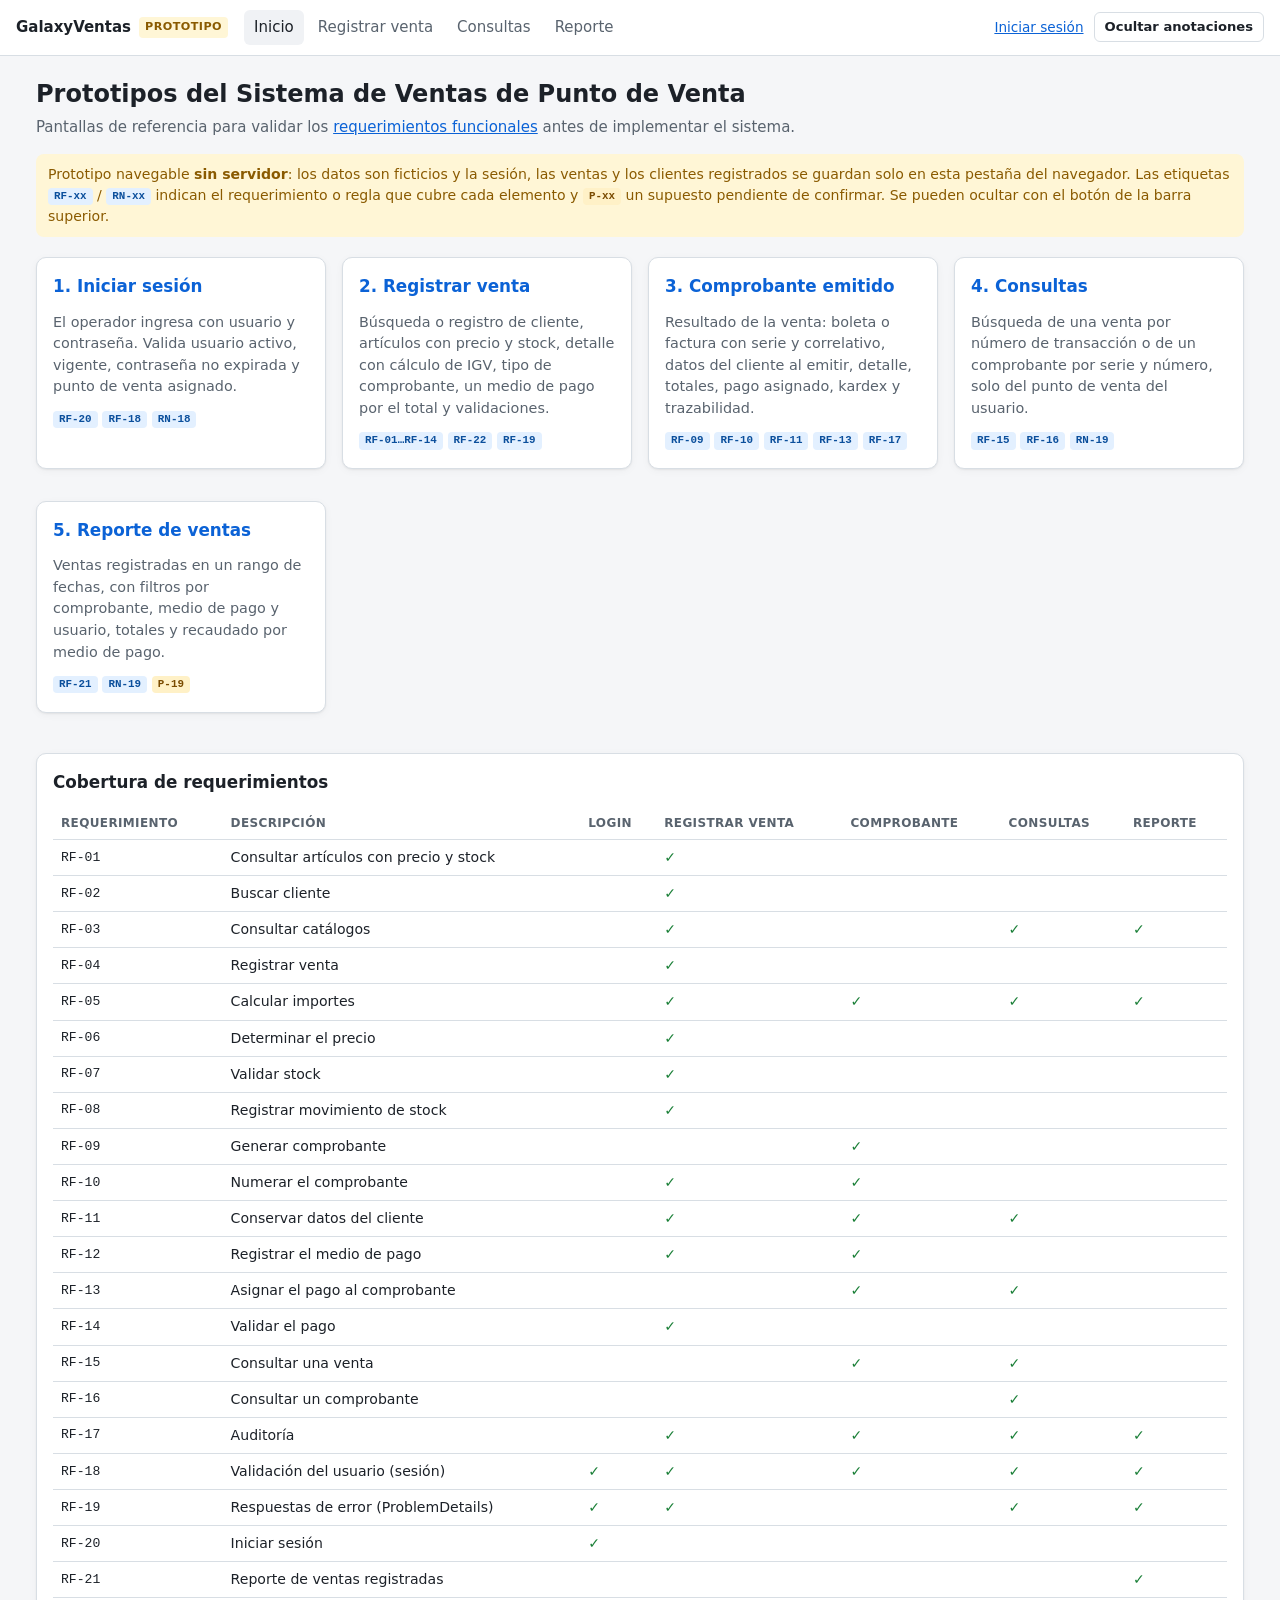
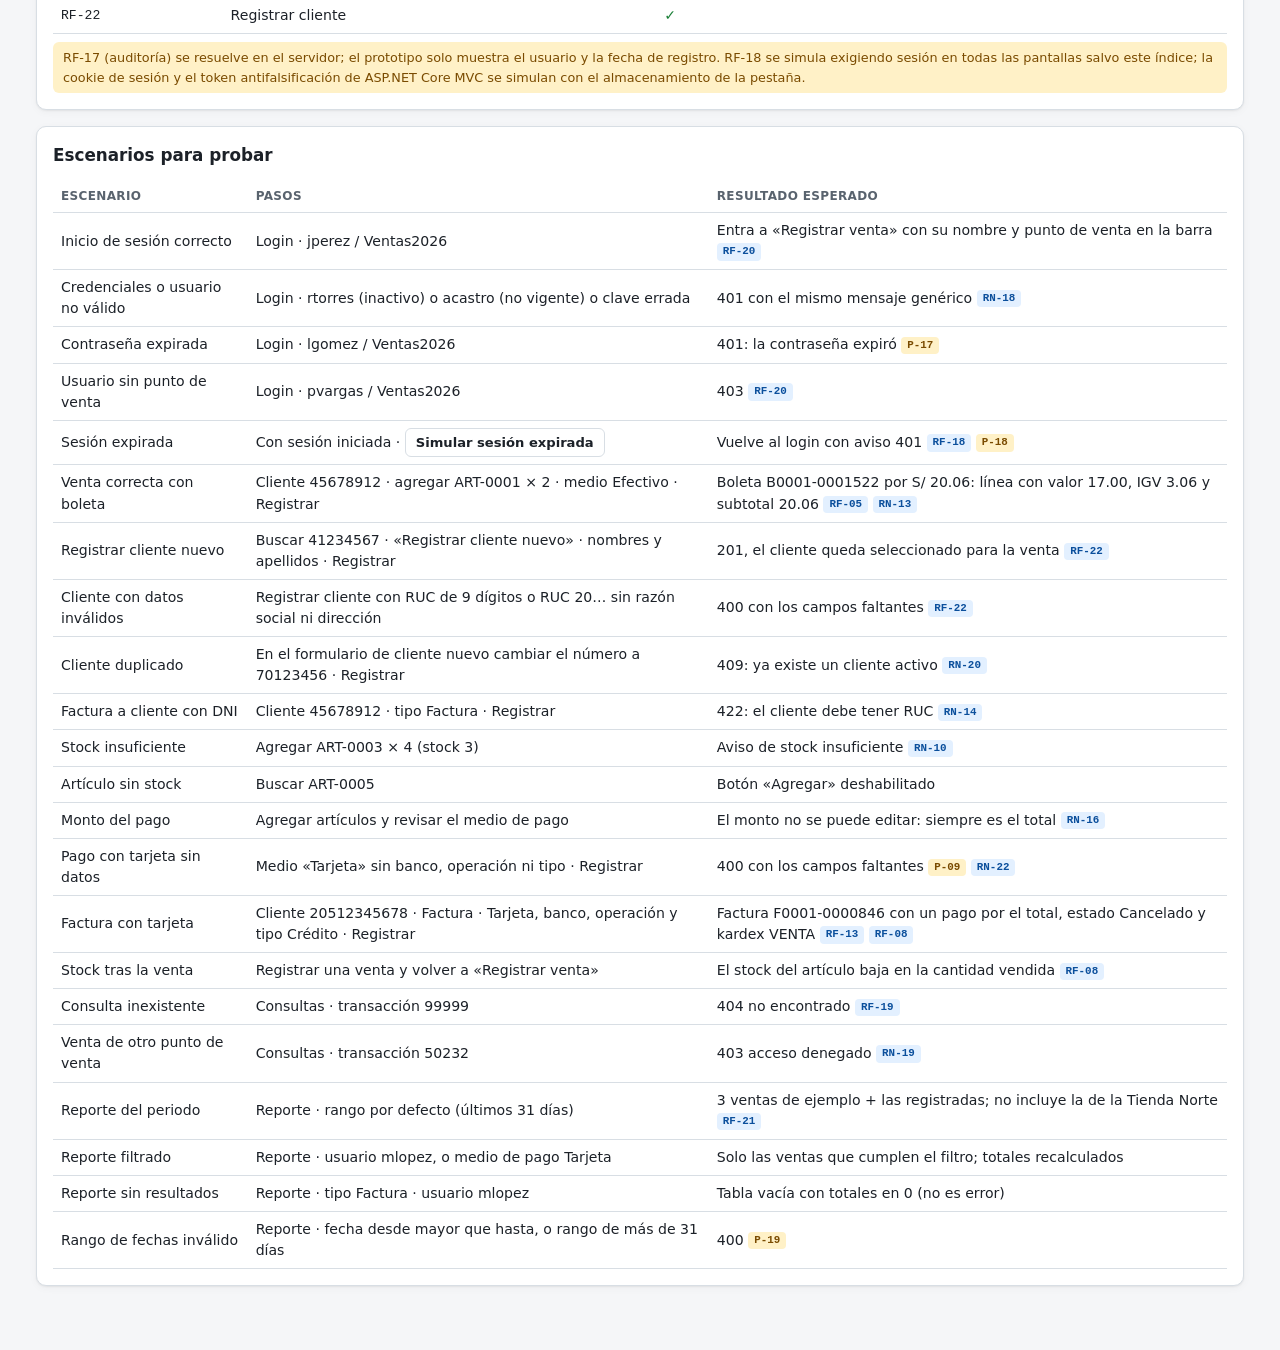
<file: Docs/prototipos/index.html>
<!doctype html>
<html lang="es">
<head>
  <meta charset="utf-8">
  <meta name="viewport" content="width=device-width, initial-scale=1">
  <title>Prototipos GalaxyVentas</title>
  <link rel="stylesheet" href="assets/estilos.css">
</head>
<body data-pagina="indice">
  <header class="barra">
    <a class="marca" href="index.html">GalaxyVentas <span class="tag-proto">Prototipo</span></a>
    <nav>
      <a href="index.html" aria-current="page">Inicio</a>
      <a href="registrar-venta.html">Registrar venta</a>
      <a href="consultas.html">Consultas</a>
      <a href="reporte.html">Reporte</a>
    </nav>
    <div class="sesion">
      <span id="sesion-info"></span>
      <button id="toggle-anot" class="btn btn-sec btn-sm" type="button">Ocultar anotaciones</button>
    </div>
  </header>

  <main class="contenedor">
    <div class="titulo-pagina">
      <h1>Prototipos del Sistema de Ventas de Punto de Venta</h1>
      <p class="sub">Pantallas de referencia para validar los <a href="../requerimientos-funcionales.md">requerimientos funcionales</a> antes de implementar el sistema.</p>
    </div>

    <div class="aviso aviso-warn" style="margin:0 0 20px">
      Prototipo navegable <b>sin servidor</b>: los datos son ficticios y la sesión, las ventas y los clientes registrados se guardan solo en esta pestaña del navegador.
      Las etiquetas <span class="rf">RF-xx</span> / <span class="rf">RN-xx</span> indican el requerimiento o regla que cubre cada elemento y
      <span class="p">P-xx</span> un supuesto pendiente de confirmar. Se pueden ocultar con el botón de la barra superior.
    </div>

    <div class="tarjetas-indice">
      <a class="tarjeta tarjeta-link" href="login.html">
        <h2>1. Iniciar sesión</h2>
        <p>El operador ingresa con usuario y contraseña. Valida usuario activo, vigente, contraseña no expirada y punto de venta asignado.</p>
        <span class="rf">RF-20</span> <span class="rf">RF-18</span> <span class="rf">RN-18</span>
      </a>
      <a class="tarjeta tarjeta-link" href="registrar-venta.html">
        <h2>2. Registrar venta</h2>
        <p>Búsqueda o registro de cliente, artículos con precio y stock, detalle con cálculo de IGV, tipo de comprobante, un medio de pago por el total y validaciones.</p>
        <span class="rf">RF-01…RF-14</span> <span class="rf">RF-22</span> <span class="rf">RF-19</span>
      </a>
      <a class="tarjeta tarjeta-link" href="comprobante.html">
        <h2>3. Comprobante emitido</h2>
        <p>Resultado de la venta: boleta o factura con serie y correlativo, datos del cliente al emitir, detalle, totales, pago asignado, kardex y trazabilidad.</p>
        <span class="rf">RF-09</span> <span class="rf">RF-10</span> <span class="rf">RF-11</span> <span class="rf">RF-13</span> <span class="rf">RF-17</span>
      </a>
      <a class="tarjeta tarjeta-link" href="consultas.html">
        <h2>4. Consultas</h2>
        <p>Búsqueda de una venta por número de transacción o de un comprobante por serie y número, solo del punto de venta del usuario.</p>
        <span class="rf">RF-15</span> <span class="rf">RF-16</span> <span class="rf">RN-19</span>
      </a>
      <a class="tarjeta tarjeta-link" href="reporte.html">
        <h2>5. Reporte de ventas</h2>
        <p>Ventas registradas en un rango de fechas, con filtros por comprobante, medio de pago y usuario, totales y recaudado por medio de pago.</p>
        <span class="rf">RF-21</span> <span class="rf">RN-19</span> <span class="p">P-19</span>
      </a>
    </div>

    <section class="tarjeta">
      <h2>Cobertura de requerimientos</h2>
      <div class="tabla-scroll">
        <table class="tabla">
          <thead>
            <tr><th>Requerimiento</th><th>Descripción</th><th>Login</th><th>Registrar venta</th><th>Comprobante</th><th>Consultas</th><th>Reporte</th></tr>
          </thead>
          <tbody id="tbody-cobertura"></tbody>
        </table>
      </div>
      <p class="nota-proto">RF-17 (auditoría) se resuelve en el servidor; el prototipo solo muestra el usuario y la fecha de registro. RF-18 se simula exigiendo sesión en todas las pantallas salvo este índice; la cookie de sesión y el token antifalsificación de ASP.NET Core MVC se simulan con el almacenamiento de la pestaña.</p>
    </section>

    <section class="tarjeta">
      <h2>Escenarios para probar</h2>
      <div class="tabla-scroll">
        <table class="tabla">
          <thead><tr><th>Escenario</th><th>Pasos</th><th>Resultado esperado</th></tr></thead>
          <tbody>
            <tr><td>Inicio de sesión correcto</td><td>Login · jperez / Ventas2026</td><td>Entra a «Registrar venta» con su nombre y punto de venta en la barra <span class="rf">RF-20</span></td></tr>
            <tr><td>Credenciales o usuario no válido</td><td>Login · rtorres (inactivo) o acastro (no vigente) o clave errada</td><td>401 con el mismo mensaje genérico <span class="rf">RN-18</span></td></tr>
            <tr><td>Contraseña expirada</td><td>Login · lgomez / Ventas2026</td><td>401: la contraseña expiró <span class="p">P-17</span></td></tr>
            <tr><td>Usuario sin punto de venta</td><td>Login · pvargas / Ventas2026</td><td>403 <span class="rf">RF-20</span></td></tr>
            <tr><td>Sesión expirada</td><td>Con sesión iniciada · <button id="btn-expirar" class="btn btn-sec btn-sm" type="button">Simular sesión expirada</button></td><td>Vuelve al login con aviso 401 <span class="rf">RF-18</span> <span class="p">P-18</span></td></tr>
            <tr><td>Venta correcta con boleta</td><td>Cliente 45678912 · agregar ART-0001 × 2 · medio Efectivo · Registrar</td><td>Boleta B0001-0001522 por S/ 20.06: línea con valor 17.00, IGV 3.06 y subtotal 20.06 <span class="rf">RF-05</span> <span class="rf">RN-13</span></td></tr>
            <tr><td>Registrar cliente nuevo</td><td>Buscar 41234567 · «Registrar cliente nuevo» · nombres y apellidos · Registrar</td><td>201, el cliente queda seleccionado para la venta <span class="rf">RF-22</span></td></tr>
            <tr><td>Cliente con datos inválidos</td><td>Registrar cliente con RUC de 9 dígitos o RUC 20… sin razón social ni dirección</td><td>400 con los campos faltantes <span class="rf">RF-22</span></td></tr>
            <tr><td>Cliente duplicado</td><td>En el formulario de cliente nuevo cambiar el número a 70123456 · Registrar</td><td>409: ya existe un cliente activo <span class="rf">RN-20</span></td></tr>
            <tr><td>Factura a cliente con DNI</td><td>Cliente 45678912 · tipo Factura · Registrar</td><td>422: el cliente debe tener RUC <span class="rf">RN-14</span></td></tr>
            <tr><td>Stock insuficiente</td><td>Agregar ART-0003 × 4 (stock 3)</td><td>Aviso de stock insuficiente <span class="rf">RN-10</span></td></tr>
            <tr><td>Artículo sin stock</td><td>Buscar ART-0005</td><td>Botón «Agregar» deshabilitado</td></tr>
            <tr><td>Monto del pago</td><td>Agregar artículos y revisar el medio de pago</td><td>El monto no se puede editar: siempre es el total <span class="rf">RN-16</span></td></tr>
            <tr><td>Pago con tarjeta sin datos</td><td>Medio «Tarjeta» sin banco, operación ni tipo · Registrar</td><td>400 con los campos faltantes <span class="p">P-09</span> <span class="rf">RN-22</span></td></tr>
            <tr><td>Factura con tarjeta</td><td>Cliente 20512345678 · Factura · Tarjeta, banco, operación y tipo Crédito · Registrar</td><td>Factura F0001-0000846 con un pago por el total, estado Cancelado y kardex VENTA <span class="rf">RF-13</span> <span class="rf">RF-08</span></td></tr>
            <tr><td>Stock tras la venta</td><td>Registrar una venta y volver a «Registrar venta»</td><td>El stock del artículo baja en la cantidad vendida <span class="rf">RF-08</span></td></tr>
            <tr><td>Consulta inexistente</td><td>Consultas · transacción 99999</td><td>404 no encontrado <span class="rf">RF-19</span></td></tr>
            <tr><td>Venta de otro punto de venta</td><td>Consultas · transacción 50232</td><td>403 acceso denegado <span class="rf">RN-19</span></td></tr>
            <tr><td>Reporte del periodo</td><td>Reporte · rango por defecto (últimos 31 días)</td><td>3 ventas de ejemplo + las registradas; no incluye la de la Tienda Norte <span class="rf">RF-21</span></td></tr>
            <tr><td>Reporte filtrado</td><td>Reporte · usuario mlopez, o medio de pago Tarjeta</td><td>Solo las ventas que cumplen el filtro; totales recalculados</td></tr>
            <tr><td>Reporte sin resultados</td><td>Reporte · tipo Factura · usuario mlopez</td><td>Tabla vacía con totales en 0 (no es error)</td></tr>
            <tr><td>Rango de fechas inválido</td><td>Reporte · fecha desde mayor que hasta, o rango de más de 31 días</td><td>400 <span class="p">P-19</span></td></tr>
          </tbody>
        </table>
      </div>
    </section>
  </main>

  <script src="assets/comun.js"></script>
  <script>
    const ok = '<span class="marca-ok" aria-label="Sí">✓</span>';
    // [código, descripción, login, registrar venta, comprobante, consultas, reporte]
    const cobertura = [
      ['RF-01', 'Consultar artículos con precio y stock', 0, 1, 0, 0, 0],
      ['RF-02', 'Buscar cliente', 0, 1, 0, 0, 0],
      ['RF-03', 'Consultar catálogos', 0, 1, 0, 1, 1],
      ['RF-04', 'Registrar venta', 0, 1, 0, 0, 0],
      ['RF-05', 'Calcular importes', 0, 1, 1, 1, 1],
      ['RF-06', 'Determinar el precio', 0, 1, 0, 0, 0],
      ['RF-07', 'Validar stock', 0, 1, 0, 0, 0],
      ['RF-08', 'Registrar movimiento de stock', 0, 1, 0, 0, 0],
      ['RF-09', 'Generar comprobante', 0, 0, 1, 0, 0],
      ['RF-10', 'Numerar el comprobante', 0, 1, 1, 0, 0],
      ['RF-11', 'Conservar datos del cliente', 0, 1, 1, 1, 0],
      ['RF-12', 'Registrar el medio de pago', 0, 1, 1, 0, 0],
      ['RF-13', 'Asignar el pago al comprobante', 0, 0, 1, 1, 0],
      ['RF-14', 'Validar el pago', 0, 1, 0, 0, 0],
      ['RF-15', 'Consultar una venta', 0, 0, 1, 1, 0],
      ['RF-16', 'Consultar un comprobante', 0, 0, 0, 1, 0],
      ['RF-17', 'Auditoría', 0, 1, 1, 1, 1],
      ['RF-18', 'Validación del usuario (sesión)', 1, 1, 1, 1, 1],
      ['RF-19', 'Respuestas de error (ProblemDetails)', 1, 1, 0, 1, 1],
      ['RF-20', 'Iniciar sesión', 1, 0, 0, 0, 0],
      ['RF-21', 'Reporte de ventas registradas', 0, 0, 0, 0, 1],
      ['RF-22', 'Registrar cliente', 0, 1, 0, 0, 0]
    ];
    document.getElementById('tbody-cobertura').innerHTML = cobertura.map(([rf, desc, ...pantallas]) => `<tr>
        <td class="codigo">${rf}</td><td>${desc}</td>
        ${pantallas.map(x => `<td>${x ? ok : ''}</td>`).join('')}
      </tr>`).join('');

    // Escenario «Sesión expirada»: vence la sesión actual y abre una pantalla protegida
    document.getElementById('btn-expirar').addEventListener('click', () => {
      const s = sesion.leer('sesionUsuario', null);
      if (s) sesion.guardar('sesionUsuario', { ...s, expira: new Date(Date.now() - 1000).toISOString() });
      location.href = 'registrar-venta.html';
    });
  </script>
</body>
</html>
</file>
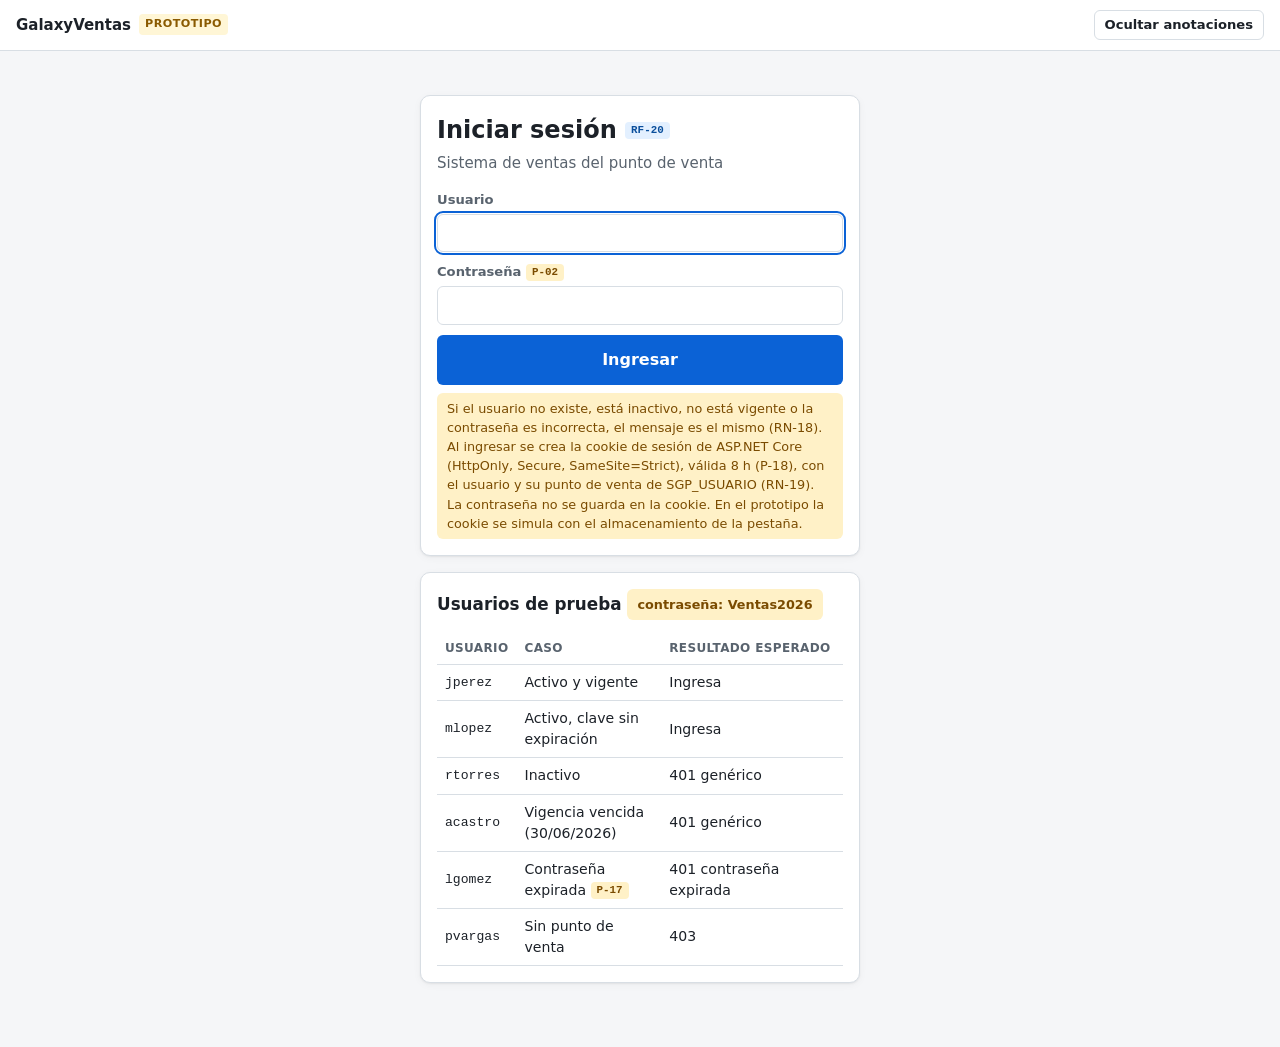
<file: Docs/prototipos/comprobante.html>
<!doctype html>
<html lang="es">
<head>
  <meta charset="utf-8">
  <meta name="viewport" content="width=device-width, initial-scale=1">
  <title>Comprobante emitido</title>
  <link rel="stylesheet" href="assets/estilos.css">
</head>
<body>
  <header class="barra">
    <a class="marca" href="index.html">GalaxyVentas <span class="tag-proto">Prototipo</span></a>
    <nav>
      <a href="index.html">Inicio</a>
      <a href="registrar-venta.html">Registrar venta</a>
      <a href="consultas.html">Consultas</a>
      <a href="reporte.html">Reporte</a>
    </nav>
    <div class="sesion">
      <span id="sesion-info"></span>
      <button id="toggle-anot" class="btn btn-sec btn-sm" type="button">Ocultar anotaciones</button>
    </div>
  </header>

  <main class="contenedor">
    <div id="aviso-nuevo"></div>
    <div id="doc"></div>
  </main>

  <script src="assets/comun.js"></script>
  <script>
    const params = new URLSearchParams(location.search);
    const ventas = ventasDelPuntoVenta(); // RN-19: una venta de otro punto de venta no se muestra
    const t = Number(params.get('t'));
    const v = ventas.find(x => x.numCodTransaccion === t) || ventas[ventas.length - 1];
    const c = v.comprobante;

    if (params.get('nuevo')) {
      document.getElementById('aviso-nuevo').innerHTML = `
        <div class="aviso aviso-ok" style="max-width:860px;margin:0 auto 16px">
          <b>201 · Venta registrada.</b> Transacción N.º ${v.numCodTransaccion}, comprobante ${c.numeroCompleto}.
          Stock y correlativo actualizados en la misma transacción <span class="rf">RN-15</span>
        </div>`;
    }

    const filasDetalle = v.lineas.map(l => `<tr>
        <td>${l.linea}</td>
        <td class="codigo">${l.codigo}</td>
        <td>${esc(l.descripcion)}</td>
        <td>${l.unidad}</td>
        <td class="num">${l.cantidad}</td>
        <td class="num">${fmt2(l.precio)}</td>
        <td class="num">${fmt2(l.bruto)}</td>
        <td class="num">${fmt2(l.igv)}</td>
        <td class="num">${fmt2(l.subTotal)}</td>
      </tr>`).join('');

        const p = v.pago; // un solo medio de pago por el total (RN-16)
    const filaPago = `<tr>
        <td>${descCatalogo('mediosPago', p.medio)}</td>
        <td>${p.banco ? esc(descBanco(p.banco)) : '—'}</td>
        <td>${p.operacion ? esc(p.operacion) : '—'}</td>
        <td>${p.tipoTarjeta ? descCatalogo('tiposTarjeta', p.tipoTarjeta) : '—'}</td>
        <td class="num">${fmt2(p.monto)}</td>
      </tr>`;

    document.getElementById('doc').innerHTML = `
      <article class="tarjeta doc">
        <div class="doc-cab">
          <div class="doc-emisor">
            <h2>GalaxyVentas</h2>
            <p>${esc(v.puntoVenta.descripcion)} · Punto de venta ${v.puntoVenta.codigo}</p>
            <p>Zona de venta ${esc(v.puntoVenta.zonaVenta)}</p>
          </div>
          <div class="doc-numero">
            <div class="tipo">${c.tipoDescripcion} de venta</div>
            <div class="serie">${c.numeroCompleto}</div>
            <div><span class="rf">RF-10</span> <span class="p">P-14</span></div>
          </div>
        </div>

        <div class="doc-datos">
          <div><span>Cliente <i class="rf">RF-11</i></span>${esc(v.cliente.nombre)}</div>
          <div><span>Documento</span>${esc(v.cliente.tipoDoc)} ${esc(v.cliente.numDoc)}</div>
          <div><span>Dirección</span>${esc(v.cliente.direccion)}</div>
          <div><span>Fecha de emisión</span>${fechaHora(new Date(c.fecha))}</div>
          <div><span>Forma de pago</span>${descCatalogo('formasPago', c.formaPago)}</div>
          <div><span>Moneda</span>${DATOS.moneda.descripcion} (${DATOS.moneda.codigo}) <i class="rf">RN-21</i></div>
          <div><span>Estado <i class="rf">RF-09</i></span><span class="chip" style="display:inline-block;text-transform:none;letter-spacing:0;font-size:.75rem">Cancelado</span></div>
        </div>

        <h3>Detalle <span class="rf">RF-09</span> <span class="p">P-11</span></h3>
        <div class="tabla-scroll">
          <table class="tabla">
            <thead><tr>
              <th>Ítem</th><th>Código</th><th>Descripción</th><th>Und.</th>
              <th class="num">Cant.</th><th class="num">P. unit.</th><th class="num">Valor venta</th><th class="num">IGV</th><th class="num">Subtotal (con IGV)</th>
            </tr></thead>
            <tbody>${filasDetalle}</tbody>
          </table>
        </div>

        <div class="resumen doc-totales" style="margin-top:14px">
          <dl>
            <dt>Op. gravada <i class="rf">RN-04</i></dt><dd>${fmt(v.totales.subTotal)}</dd>
            <dt>Descuentos <i class="p">P-03</i></dt><dd>${fmt(v.totales.descuento)}</dd>
            <dt>IGV (18%)</dt><dd>${fmt(v.totales.igv)}</dd>
            <dt class="total">Importe total</dt><dd class="total">${fmt(v.totales.total)}</dd>
          </dl>
        </div>

        <h3>Medio de pago <span class="rf">RF-12</span> <span class="rf">RF-13</span></h3>
        <div class="tabla-scroll">
          <table class="tabla">
            <thead><tr>
              <th>Medio</th><th>Banco</th><th>N.º operación</th><th>Tarjeta</th><th class="num">Monto asignado</th>
            </tr></thead>
            <tbody>${filaPago}</tbody>
            <tfoot><tr><td colspan="4">Monto pagado (numMontoPagado) <span class="p">P-22</span></td><td class="num">${fmt2(c.montoPagado)}</td></tr></tfoot>
          </table>
        </div>

        <h3>Trazabilidad <span class="rf">RF-15</span> <span class="rf">RF-17</span></h3>
        <dl class="ficha">
          <dt>Transacción</dt><dd><a href="consultas.html?t=${v.numCodTransaccion}">N.º ${v.numCodTransaccion}</a></dd>
          <dt>Código de comprobante</dt><dd class="codigo">${c.numCodComprobante} (también en la cabecera de la venta)</dd>
          <dt>Ítems ↔ líneas</dt><dd>${c.movimientos.map(m => `ítem ${m.item} ↔ línea ${m.linea}`).join(' · ')} <span class="p">P-04</span></dd>
          <dt>Kardex <i class="rf">RF-08</i></dt><dd>${v.kardex.map(k => `${k.codigo} ${k.tipo} ${k.cantidad}`).join(' · ')}</dd>
          <dt>Canal / almacén / tipo de orden</dt><dd>${v.canal.codigo} · ${v.almacen.codigo} · ${v.tipoOrden.codigo}</dd>
          <dt>Registrado por</dt><dd>${esc(v.usuario)} el ${fechaHora(new Date(v.fecha))}</dd>
        </dl>

        <div class="acciones">
          <a class="btn" href="registrar-venta.html">Nueva venta</a>
          <a class="btn btn-sec" href="consultas.html?t=${v.numCodTransaccion}">Ver en consultas</a>
          <a class="btn btn-sec" href="reporte.html">Reporte de ventas</a>
          <button class="btn btn-sec" type="button" onclick="window.print()">Imprimir vista</button>
        </div>
        <p class="nota-proto">Los importes se graban con 4 decimales y el comprobante los muestra redondeados a 2 (P-11). La impresión física y el envío a SUNAT están fuera del alcance de la versión 1; el botón solo imprime esta vista.</p>
      </article>`;
  </script>
</body>
</html>
</file>
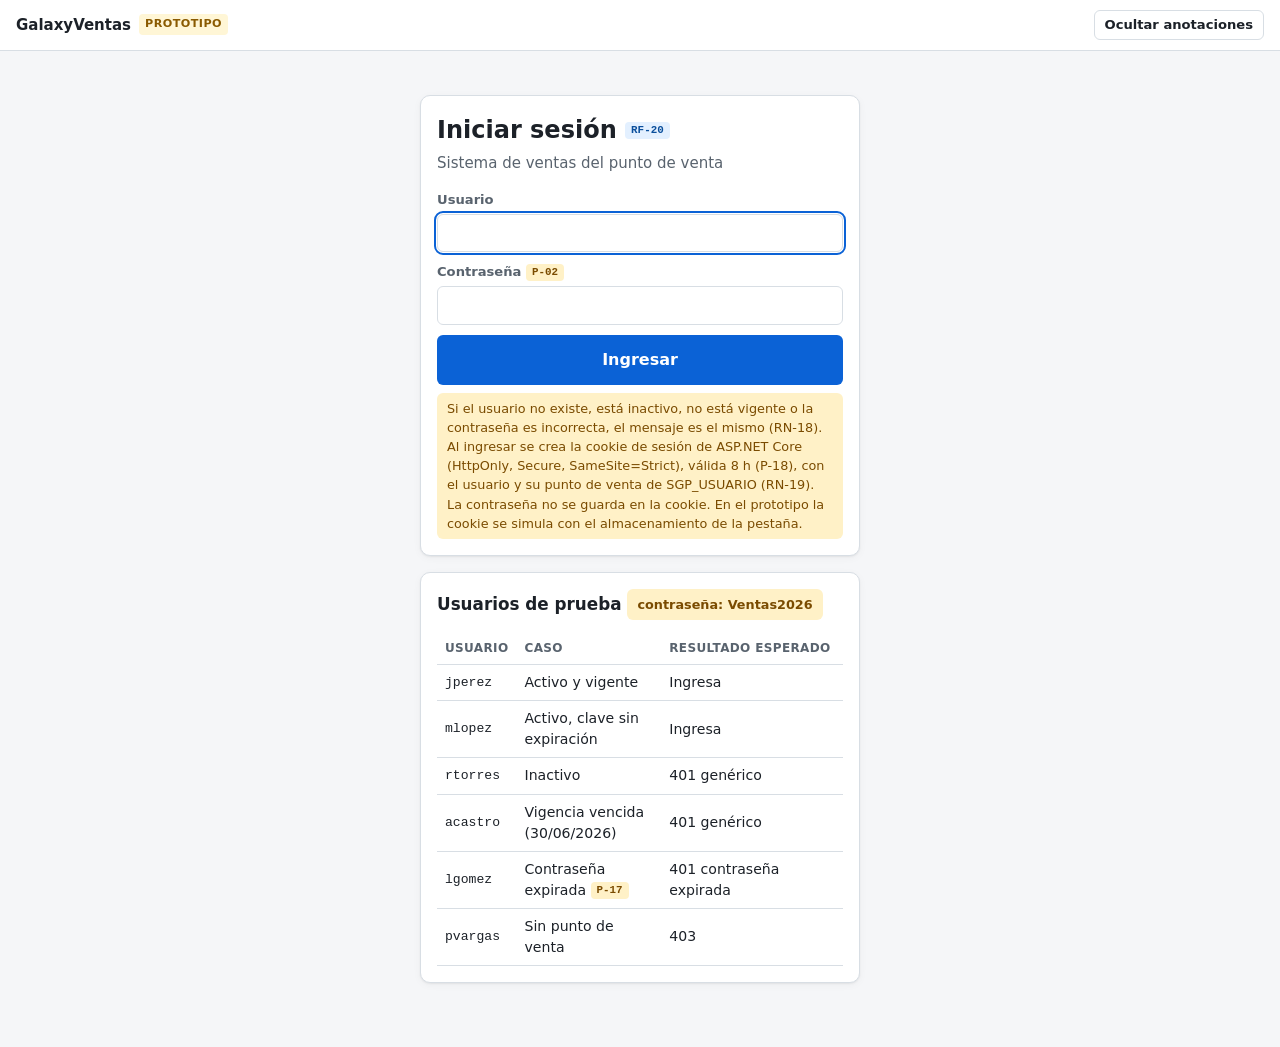
<file: Docs/prototipos/consultas.html>
<!doctype html>
<html lang="es">
<head>
  <meta charset="utf-8">
  <meta name="viewport" content="width=device-width, initial-scale=1">
  <title>Consultas de ventas</title>
  <link rel="stylesheet" href="assets/estilos.css">
</head>
<body>
  <header class="barra">
    <a class="marca" href="index.html">GalaxyVentas <span class="tag-proto">Prototipo</span></a>
    <nav>
      <a href="index.html">Inicio</a>
      <a href="registrar-venta.html">Registrar venta</a>
      <a href="consultas.html" aria-current="page">Consultas</a>
      <a href="reporte.html">Reporte</a>
    </nav>
    <div class="sesion">
      <span id="sesion-info"></span>
      <button id="toggle-anot" class="btn btn-sec btn-sm" type="button">Ocultar anotaciones</button>
    </div>
  </header>

  <main class="contenedor">
    <div class="titulo-pagina">
      <h1>Consultas</h1>
      <p class="sub">Venta por número de transacción o comprobante por serie y número <span class="rf">RF-15</span> <span class="rf">RF-16</span> <span class="rf">RN-19</span></p>
    </div>

    <section class="tarjeta">
      <div class="pestanas" role="tablist">
        <button class="pestana" role="tab" id="tab-venta" aria-selected="true" aria-controls="panel-venta">Venta</button>
        <button class="pestana" role="tab" id="tab-comp" aria-selected="false" aria-controls="panel-comp">Comprobante</button>
      </div>

      <form id="panel-venta" role="tabpanel" aria-labelledby="tab-venta" class="fila-form" autocomplete="off">
        <div class="campo">
          <label for="q-trans">N.º de transacción</label>
          <input id="q-trans" inputmode="numeric" placeholder="Ej.: 50229">
        </div>
        <div class="campo"><button class="btn" type="submit">Buscar</button></div>
      </form>

      <form id="panel-comp" role="tabpanel" aria-labelledby="tab-comp" class="fila-form" autocomplete="off" hidden>
        <div class="campo">
          <label for="q-serie">Serie</label>
          <select id="q-serie"></select>
        </div>
        <div class="campo">
          <label for="q-numero">Número</label>
          <input id="q-numero" inputmode="numeric" placeholder="Ej.: 0000845">
        </div>
        <div class="campo"><button class="btn" type="submit">Buscar</button></div>
      </form>

      <div id="resultado"></div>
    </section>

    <section class="tarjeta">
      <h2>Ventas registradas <span class="nota-proto" style="margin:0">Ayuda del prototipo: ejemplos de este punto de venta + las registradas en esta sesión. La transacción 50232 es de otro punto de venta (403).</span></h2>
      <div class="tabla-scroll">
        <table class="tabla">
          <thead><tr>
            <th>Transacción</th><th>Fecha</th><th>Cliente</th><th>Comprobante</th><th class="num">Total</th><th></th>
          </tr></thead>
          <tbody id="tbody-ventas"></tbody>
        </table>
      </div>
    </section>
  </main>

  <script src="assets/comun.js"></script>
  <script>
    const $ = id => document.getElementById(id);
    const ventas = todasLasVentas();

    // ---- Pestañas ----
    const pestanas = [['tab-venta', 'panel-venta'], ['tab-comp', 'panel-comp']];
    pestanas.forEach(([tab, panel]) => {
      $(tab).addEventListener('click', () => {
        pestanas.forEach(([t, p]) => {
          $(t).setAttribute('aria-selected', String(t === tab));
          $(p).hidden = p !== panel;
        });
        $('resultado').innerHTML = '';
      });
    });

    // Series del punto de venta del usuario (RN-13, RN-19)
    $('q-serie').innerHTML = DATOS.catalogos.tiposComprobante
      .map(t => serieDe(t.valor, USUARIO.puntoVenta))
      .map(serie => `<option value="${serie}">${serie} · ${descCatalogo('tiposComprobante', serie.charAt(0))}</option>`).join('');

    // ---- Búsquedas ----
    const noEncontrado = msg => `<div class="aviso aviso-err"><b>404 · No encontrado.</b> ${esc(msg)} <span class="rf">RF-19</span></div>`;
    const prohibido = () => `<div class="aviso aviso-err"><b>403 · Acceso denegado.</b> La venta pertenece a otro punto de venta. <span class="rf">RN-19</span> <span class="rf">RF-19</span></div>`;

    $('panel-venta').addEventListener('submit', e => {
      e.preventDefault();
      const n = Number($('q-trans').value.trim());
      const v = ventas.find(x => x.numCodTransaccion === n);
      $('resultado').innerHTML = !v ? noEncontrado(`No existe una venta activa con número de transacción ${$('q-trans').value.trim() || '(vacío)'}.`)
        : !esDeMiPuntoVenta(v) ? prohibido()
        : renderVenta(v);
    });

    $('panel-comp').addEventListener('submit', e => {
      e.preventDefault();
      const serie = $('q-serie').value;
      const numero = Number($('q-numero').value.trim());
      const v = ventas.find(x => x.comprobante.serie === serie && x.comprobante.numero === numero);
      $('resultado').innerHTML = !v ? noEncontrado(`No existe el comprobante ${serie}-${$('q-numero').value.trim() || '(vacío)'}.`)
        : !esDeMiPuntoVenta(v) ? prohibido()
        : renderComprobante(v);
    });

    // ---- Resultados ----
    // La venta muestra los 4 decimales grabados; el comprobante, 2 (P-11)
    const tablaPago = (v, formato = fmt4) => {
      const p = v.pago; // un solo medio de pago por el total (RN-16)
      return `
      <div class="tabla-scroll"><table class="tabla">
        <thead><tr><th>Medio</th><th>Banco</th><th>N.º operación</th><th>Tarjeta</th><th class="num">Monto</th></tr></thead>
        <tbody><tr>
          <td>${descCatalogo('mediosPago', p.medio)}</td>
          <td>${p.banco ? esc(descBanco(p.banco)) : '—'}</td><td>${p.operacion ? esc(p.operacion) : '—'}</td>
          <td>${p.tipoTarjeta ? descCatalogo('tiposTarjeta', p.tipoTarjeta) : '—'}</td>
          <td class="num">${formato(p.monto)}</td></tr></tbody>
      </table></div>`;
    };

    function renderVenta(v) {
      return `
        <h3>Venta N.º ${v.numCodTransaccion} <span class="rf">RF-15</span></h3>
        <dl class="ficha">
          <dt>Fecha</dt><dd>${fechaHora(new Date(v.fecha))}</dd>
          <dt>Cliente</dt><dd>${esc(v.cliente.nombre)} (${esc(v.cliente.tipoDoc)} ${esc(v.cliente.numDoc)})</dd>
          <dt>Punto de venta / canal</dt><dd>${v.puntoVenta.codigo} · ${v.canal.codigo} ${esc(v.canal.descripcion)}</dd>
          <dt>Comprobante</dt><dd><a href="comprobante.html?t=${v.numCodTransaccion}">${c(v).tipoDescripcion} ${c(v).numeroCompleto}</a></dd>
          <dt>Registrado por</dt><dd>${esc(v.usuario)}</dd>
        </dl>
        <h3>Líneas</h3>
        <div class="tabla-scroll"><table class="tabla">
          <thead><tr><th>Línea</th><th>Artículo</th><th class="num">Cant.</th><th class="num">Tarifa</th><th class="num">Valor venta</th><th class="num">IGV</th><th class="num">Subtotal (con IGV)</th></tr></thead>
          <tbody>${v.lineas.map(l => `<tr>
            <td>${l.linea}</td><td><span class="codigo">${l.codigo}</span> ${esc(l.descripcion)}</td>
            <td class="num">${l.cantidad}</td><td class="num">${fmt4(l.precio)}</td>
            <td class="num">${fmt4(l.bruto)}</td><td class="num">${fmt4(l.igv)}</td><td class="num">${fmt4(l.subTotal)}</td></tr>`).join('')}</tbody>
          <tfoot><tr><td colspan="4">Cabecera: subtotal · IGV · bruto <span class="rf">RN-04</span></td>
            <td class="num">${fmt4(v.totales.subTotal)}</td><td class="num">${fmt4(v.totales.igv)}</td><td class="num">${fmt4(v.totales.bruto)}</td></tr></tfoot>
        </table></div>
        <h3>Medio de pago</h3>
        ${tablaPago(v)}`;
    }

    function renderComprobante(v) {
      const comp = c(v);
      return `
        <h3>${comp.tipoDescripcion} ${comp.numeroCompleto} <span class="rf">RF-16</span></h3>
        <dl class="ficha">
          <dt>Código</dt><dd class="codigo">${comp.numCodComprobante}</dd>
          <dt>Fecha de emisión</dt><dd>${fechaHora(new Date(comp.fecha))}</dd>
          <dt>Cliente (al emitir)</dt><dd>${esc(v.cliente.nombre)} · ${esc(v.cliente.tipoDoc)} ${esc(v.cliente.numDoc)} <span class="rf">RF-11</span></dd>
          <dt>Importe total</dt><dd><b>${fmt(v.totales.total)}</b></dd>
          <dt>Monto pagado</dt><dd>${fmt(comp.montoPagado)} <span class="p">P-22</span></dd>
          <dt>Venta de origen</dt><dd>N.º ${v.numCodTransaccion}</dd>
        </dl>
        <h3>Pago asignado <span class="rf">RF-13</span></h3>
        ${tablaPago(v, fmt2)}
        <div class="acciones"><a class="btn btn-sec" href="comprobante.html?t=${v.numCodTransaccion}">Ver comprobante completo</a></div>`;
    }

    const c = v => v.comprobante;

    // ---- Lista de ayuda ----
    $('tbody-ventas').innerHTML = ventas.filter(esDeMiPuntoVenta).reverse().map(v => `<tr>
        <td class="codigo">${v.numCodTransaccion}</td>
        <td>${fechaHora(new Date(v.fecha))}</td>
        <td>${esc(v.cliente.nombre)}</td>
        <td class="codigo">${c(v).numeroCompleto}</td>
        <td class="num">${fmt(v.totales.total)}</td>
        <td><button class="btn btn-sec btn-sm" type="button" data-ver="${v.numCodTransaccion}">Ver</button></td>
      </tr>`).join('');

    $('tbody-ventas').addEventListener('click', e => {
      const n = Number(e.target.dataset.ver);
      if (!n) return;
      $('tab-venta').click();
      $('q-trans').value = n;
      $('panel-venta').requestSubmit();
      $('resultado').scrollIntoView({ behavior: 'smooth', block: 'start' });
    });

    // Abrir directamente ?t=<transacción>
    const t = new URLSearchParams(location.search).get('t');
    if (t) {
      $('q-trans').value = t;
      $('panel-venta').requestSubmit();
    }
  </script>
</body>
</html>
</file>
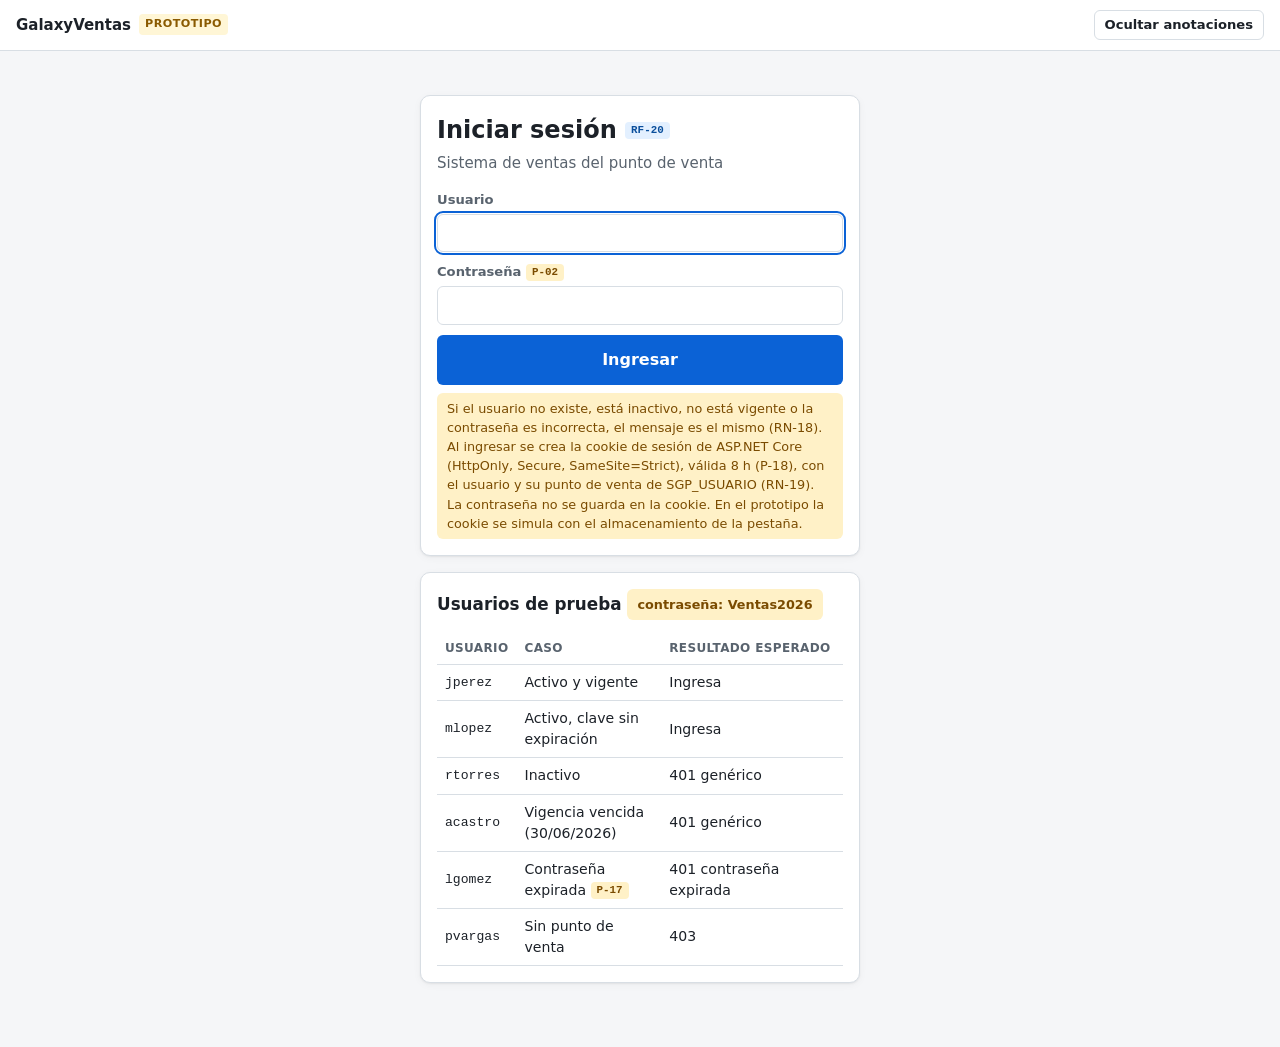
<file: Docs/prototipos/login.html>
<!doctype html>
<html lang="es">
<head>
  <meta charset="utf-8">
  <meta name="viewport" content="width=device-width, initial-scale=1">
  <title>Iniciar sesión</title>
  <link rel="stylesheet" href="assets/estilos.css">
</head>
<body data-pagina="login">
  <header class="barra">
    <a class="marca" href="index.html">GalaxyVentas <span class="tag-proto">Prototipo</span></a>
    <div class="sesion">
      <button id="toggle-anot" class="btn btn-sec btn-sm" type="button">Ocultar anotaciones</button>
    </div>
  </header>

  <main class="contenedor">
    <div class="login-caja">
      <div id="aviso"></div>

      <section class="tarjeta" aria-labelledby="h-login">
        <h1 id="h-login">Iniciar sesión <span class="rf">RF-20</span></h1>
        <p class="sub">Sistema de ventas del punto de venta</p>

        <form id="form-login" autocomplete="off" novalidate style="margin-top:16px">
          <div class="campo">
            <label for="login">Usuario</label>
            <input id="login" maxlength="16" autocomplete="username" autofocus>
          </div>
          <div class="campo">
            <label for="clave">Contraseña <span class="p">P-02</span></label>
            <input id="clave" type="password" maxlength="16" autocomplete="current-password">
          </div>
          <button class="btn btn-bloque" type="submit">Ingresar</button>
          <div id="errores" class="aviso aviso-err" role="alert"></div>
        </form>
        <p class="nota-proto">
          Si el usuario no existe, está inactivo, no está vigente o la contraseña es incorrecta, el mensaje es el mismo (RN-18).
          Al ingresar se crea la cookie de sesión de ASP.NET Core (HttpOnly, Secure, SameSite=Strict), válida 8 h (P-18), con el usuario y su punto de venta de SGP_USUARIO (RN-19). La contraseña no se guarda en la cookie. En el prototipo la cookie se simula con el almacenamiento de la pestaña.
        </p>
      </section>

      <section class="tarjeta">
        <h2>Usuarios de prueba <span class="nota-proto" style="margin:0">contraseña: Ventas2026</span></h2>
        <div class="tabla-scroll">
          <table class="tabla">
            <thead><tr><th>Usuario</th><th>Caso</th><th>Resultado esperado</th></tr></thead>
            <tbody>
              <tr><td class="codigo">jperez</td><td>Activo y vigente</td><td>Ingresa</td></tr>
              <tr><td class="codigo">mlopez</td><td>Activo, clave sin expiración</td><td>Ingresa</td></tr>
              <tr><td class="codigo">rtorres</td><td>Inactivo</td><td>401 genérico</td></tr>
              <tr><td class="codigo">acastro</td><td>Vigencia vencida (30/06/2026)</td><td>401 genérico</td></tr>
              <tr><td class="codigo">lgomez</td><td>Contraseña expirada <span class="p">P-17</span></td><td>401 contraseña expirada</td></tr>
              <tr><td class="codigo">pvargas</td><td>Sin punto de venta</td><td>403</td></tr>
            </tbody>
          </table>
        </div>
      </section>
    </div>
  </main>

  <script src="assets/comun.js"></script>
  <script>
    const $ = id => document.getElementById(id);

    if (new URLSearchParams(location.search).get('motivo') === 'expirada') {
      $('aviso').innerHTML = `<div class="aviso aviso-warn" style="margin:0 0 16px">
        <b>401 · Sesión expirada.</b> Vuelva a iniciar sesión. <span class="rf">RF-18</span> <span class="p">P-18</span></div>`;
    } else if (sesionActual()) {
      location.replace('registrar-venta.html');
    }

    const mostrar = (status, errores) => { $('errores').innerHTML = htmlProblema(status, errores); };

    $('form-login').addEventListener('submit', e => {
      e.preventDefault();
      const login = $('login').value.trim();
      const clave = $('clave').value;

      const faltantes = [];
      if (!login) faltantes.push({ campo: 'login', mensaje: 'Ingrese el usuario.' });
      if (!clave) faltantes.push({ campo: 'password', mensaje: 'Ingrese la contraseña.' });
      if (faltantes.length) return mostrar(400, faltantes);

      const u = DATOS.usuarios.find(x => x.login.toLowerCase() === login.toLowerCase());
      const hoy = diaLocal(new Date());

      // RN-18: mismo mensaje para cualquier fallo de credenciales o vigencia
      if (!u || u.clave !== clave || !u.activo || hoy < u.vigenteDesde || hoy > u.vigenteHasta)
        return mostrar(401, [{ mensaje: 'Usuario o contraseña incorrectos.' }]);
      if (u.expiraClave && u.expiraClave < hoy) // P-17
        return mostrar(401, [{ mensaje: 'Su contraseña expiró. Solicite al administrador que la renueve.' }]);
      if (!u.puntoVenta)
        return mostrar(403, [{ mensaje: 'El usuario no tiene un punto de venta asignado.' }]);

      // La contraseña no se guarda en la sesión
      sesion.guardar('sesionUsuario', {
        login: u.login,
        nombre: u.nombre,
        puntoVenta: u.puntoVenta,
        expira: new Date(Date.now() + HORAS_SESION * 3600 * 1000).toISOString()
      });
      location.href = 'registrar-venta.html';
    });
  </script>
</body>
</html>
</file>
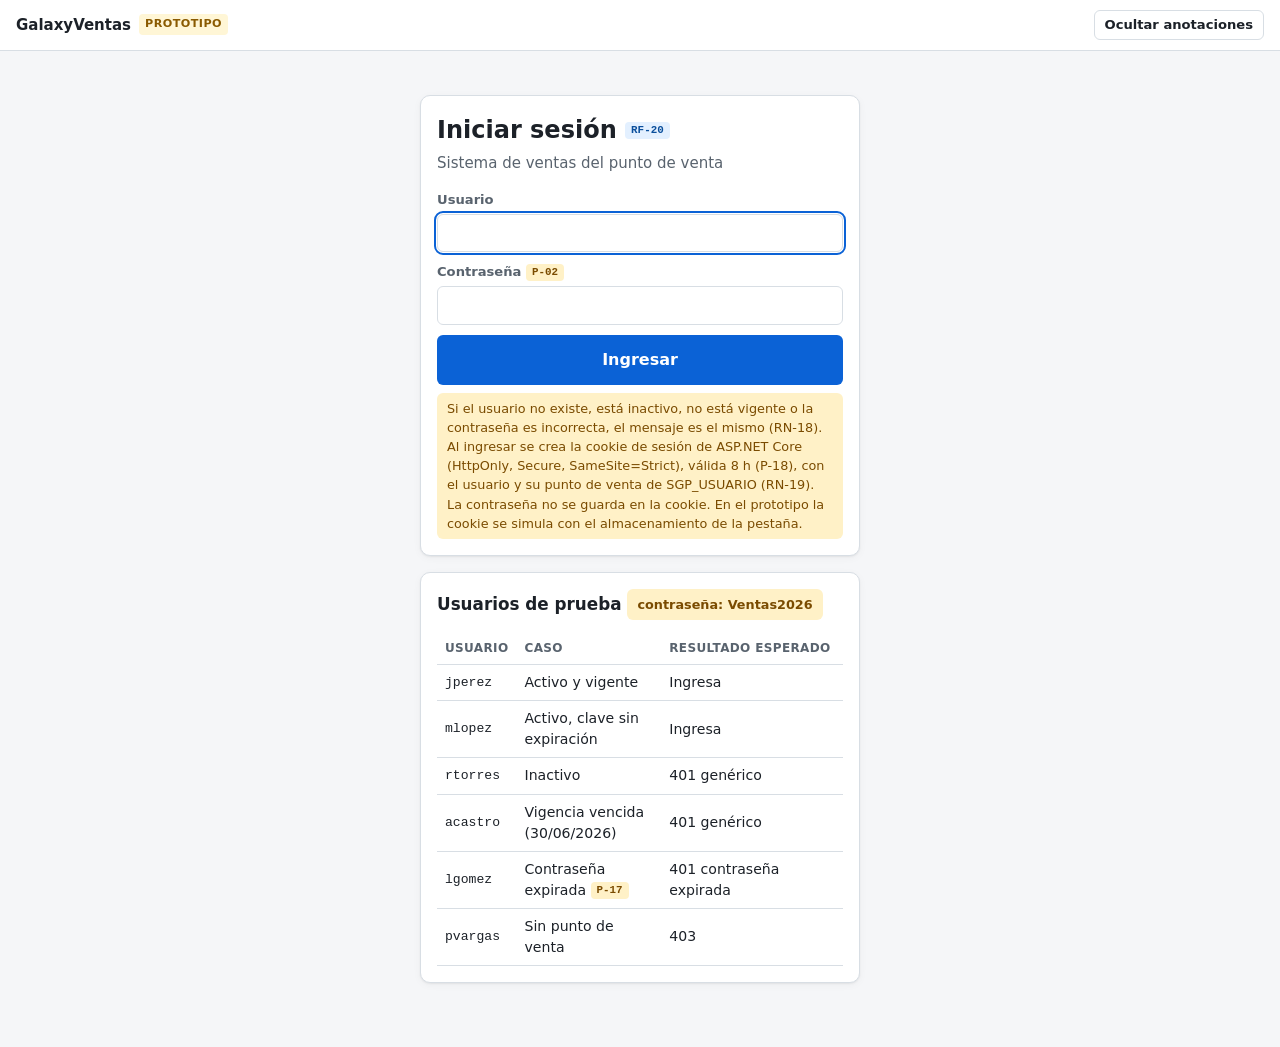
<file: Docs/prototipos/registrar-venta.html>
<!doctype html>
<html lang="es">
<head>
  <meta charset="utf-8">
  <meta name="viewport" content="width=device-width, initial-scale=1">
  <title>Registrar venta</title>
  <link rel="stylesheet" href="assets/estilos.css">
</head>
<body>
  <header class="barra">
    <a class="marca" href="index.html">GalaxyVentas <span class="tag-proto">Prototipo</span></a>
    <nav>
      <a href="index.html">Inicio</a>
      <a href="registrar-venta.html" aria-current="page">Registrar venta</a>
      <a href="consultas.html">Consultas</a>
      <a href="reporte.html">Reporte</a>
    </nav>
    <div class="sesion">
      <span id="sesion-info"></span>
      <button id="toggle-anot" class="btn btn-sec btn-sm" type="button">Ocultar anotaciones</button>
    </div>
  </header>

  <main class="contenedor">
    <div class="titulo-pagina">
      <h1>Registrar venta</h1>
      <p class="sub">Venta, comprobante y pago en una sola operación <span class="rf">RF-04</span> <span class="rf">RN-15</span></p>
    </div>

    <div class="contexto">
      <span>Punto de venta: <b id="ctx-pv"></b></span>
      <span>Canal: <b id="ctx-canal"></b></span>
      <span>Moneda: <b id="ctx-moneda"></b> <span class="rf">RN-21</span></span>
      <span>Tipo de orden: <b id="ctx-orden"></b> <span class="rf">RF-04</span></span>
      <span>Almacén: <b id="ctx-almacen"></b> <span class="p">P-13</span></span>
      <span>Usuario: <b id="ctx-usuario"></b> <span class="rf">RF-18</span> <span class="rf">RF-20</span></span>
    </div>

    <div class="grid-venta">
      <div class="col-principal">

        <!-- 1. Cliente -->
        <section class="tarjeta" aria-labelledby="h-cliente">
          <h2 id="h-cliente">1. Cliente <span class="rf">RF-02</span> <span class="rf">RF-22</span></h2>
          <form id="form-cliente" class="fila-form" autocomplete="off">
            <div class="campo">
              <label for="num-doc">Número de documento (DNI / RUC)</label>
              <input id="num-doc" inputmode="numeric" placeholder="Ej.: 45678912 o 20512345678">
            </div>
            <div class="campo"><button class="btn" type="submit">Buscar</button></div>
          </form>
          <p class="nota-proto">Datos de prueba: 45678912 (DNI), 20512345678 (RUC), 70123456 (DNI). Cualquier otro número permite registrar un cliente nuevo.</p>
          <div id="cliente-res"></div>

          <form id="form-nuevo" class="sub-form" autocomplete="off" novalidate hidden>
            <h3>Registrar cliente nuevo <span class="rf">RF-22</span> <span class="rf">RN-20</span></h3>
            <div class="fila-form">
              <div class="campo">
                <label for="nc-tipo">Tipo de documento <span class="p">P-20</span></label>
                <select id="nc-tipo"></select>
              </div>
              <div class="campo">
                <label for="nc-num">Número de documento</label>
                <input id="nc-num" inputmode="numeric" maxlength="11">
              </div>
              <div class="campo">
                <label for="nc-persona">Tipo de persona <span class="p">P-20</span></label>
                <input id="nc-persona" disabled>
              </div>
            </div>
            <div id="nc-natural" class="fila-form">
              <div class="campo">
                <label for="nc-nombres">Nombres</label>
                <input id="nc-nombres" maxlength="128">
              </div>
              <div class="campo">
                <label for="nc-apellidos">Apellidos</label>
                <input id="nc-apellidos" maxlength="128">
              </div>
            </div>
            <div id="nc-juridica" class="campo" hidden>
              <label for="nc-razon">Razón social</label>
              <input id="nc-razon" maxlength="128">
            </div>
            <div class="campo">
              <label for="nc-dir">Dirección de facturación <span id="nc-dir-req"></span></label>
              <input id="nc-dir" maxlength="128">
            </div>
            <div class="fila-form">
              <div class="campo">
                <label for="nc-tel">Teléfono (opcional)</label>
                <input id="nc-tel" inputmode="tel" maxlength="15">
              </div>
              <div class="campo">
                <label for="nc-email">Correo (opcional)</label>
                <input id="nc-email" type="email" maxlength="128">
              </div>
            </div>
            <div class="fila-form">
              <button class="btn" type="submit">Registrar cliente</button>
              <button id="nc-cancelar" class="btn btn-sec" type="button">Cancelar</button>
            </div>
            <p class="nota-proto">DNI: 8 dígitos, persona natural. RUC: 11 dígitos; si empieza por 20 es persona jurídica (razón social), si no, persona natural con negocio. Con RUC la dirección es obligatoria.</p>
            <div id="nc-errores" class="aviso aviso-err" role="alert"></div>
          </form>
        </section>

        <!-- 2. Artículos -->
        <section class="tarjeta" aria-labelledby="h-art">
          <h2 id="h-art">2. Artículos <span class="rf">RF-01</span> <span class="rf">RF-06</span> <span class="rf">RF-07</span></h2>
          <div class="campo">
            <label for="buscar-art">Buscar por código o descripción</label>
            <input id="buscar-art" placeholder="Ej.: cuaderno, ART-0003" autocomplete="off">
          </div>
          <div class="tabla-scroll">
            <table class="tabla">
              <thead>
                <tr>
                  <th>Código</th>
                  <th>Descripción</th>
                  <th>Und.</th>
                  <th class="num">Precio <span class="p">P-15</span></th>
                  <th class="num">Stock <span class="rf">RN-09</span></th>
                  <th class="num">Cant.</th>
                  <th></th>
                </tr>
              </thead>
              <tbody id="tbody-art"></tbody>
            </table>
          </div>
          <p class="nota-proto">Solo se listan artículos activos con tarifa vigente para el canal (RN-06). El precio no incluye IGV (P-15).</p>
          <div id="aviso-art" class="aviso aviso-err" role="alert"></div>
        </section>

        <!-- 3. Detalle -->
        <section class="tarjeta" aria-labelledby="h-det">
          <h2 id="h-det">3. Detalle de la venta <span class="rf">RF-05</span> <span class="rf">RN-04</span> <span class="rf">RN-05</span></h2>
          <div class="tabla-scroll">
            <table class="tabla">
              <thead>
                <tr>
                  <th>#</th>
                  <th>Artículo</th>
                  <th class="num">Cant.</th>
                  <th class="num">Tarifa</th>
                  <th class="num">Valor venta <span class="p">P-15</span></th>
                  <th class="num">IGV 18%</th>
                  <th class="num">Subtotal (con IGV)</th>
                  <th></th>
                </tr>
              </thead>
              <tbody id="tbody-lineas"></tbody>
              <tfoot id="tfoot-lineas"></tfoot>
            </table>
          </div>
          <p class="nota-proto">Los importes los calcula el sistema; el operador solo ingresa artículo y cantidad. Como en el procedimiento de referencia, el subtotal de la línea incluye el IGV (RN-04). Un artículo no se repite: al agregarlo de nuevo se suma la cantidad. Aquí se ven los 4 decimales con que se graba; el comprobante se muestra con 2 (P-11).</p>
        </section>
      </div>

      <aside class="col-lateral">
        <!-- 4. Comprobante -->
        <section class="tarjeta" aria-labelledby="h-comp">
          <h2 id="h-comp">4. Comprobante <span class="rf">RF-09</span> <span class="rf">RF-10</span></h2>
          <div class="campo">
            <label>Tipo de comprobante <span class="rf">RF-03</span></label>
            <div class="radios" id="radios-tipo"></div>
          </div>
          <div class="fila-form">
            <div class="campo">
              <label for="forma-pago">Forma de pago <span class="p">P-05</span></label>
              <select id="forma-pago" disabled></select>
            </div>
            <div class="campo">
              <label>Serie y número</label>
              <input id="prev-numero" disabled>
            </div>
          </div>
          <p class="nota-proto">Serie = letra del tipo de comprobante + punto de venta (P-14). El número es el próximo correlativo guardado en la impresora, con 7 dígitos, y se asigna al registrar (RN-13). Factura exige cliente con RUC (RN-14, P-08).</p>
        </section>

        <!-- 5. Medio de pago -->
        <section class="tarjeta" aria-labelledby="h-pago">
          <h2 id="h-pago">5. Medio de pago <span class="rf">RF-12</span> <span class="rf">RF-13</span> <span class="rf">RF-14</span></h2>
          <div id="form-pago"></div>
          <p class="nota-proto">Un solo medio de pago por el total de la venta: el monto no se ingresa (RN-16, P-21). En soles (RN-21). Tarjeta, depósito y cheque exigen banco y número de operación; la tarjeta, además, el tipo crédito o débito (P-09, RN-22).</p>
        </section>

        <!-- Resumen -->
        <section class="tarjeta resumen" aria-labelledby="h-res">
          <h2 id="h-res">Resumen</h2>
          <dl>
            <dt>Op. gravada (base imponible)</dt><dd id="r-subtotal"></dd>
            <dt>IGV (18%) <span class="rf">RN-03</span></dt><dd id="r-igv"></dd>
            <dt class="total">Total a cobrar</dt><dd class="total" id="r-total"></dd>
            <div class="separador"></div>
            <dt>Medio de pago</dt><dd id="r-medio"></dd>
          </dl>
          <button id="btn-registrar" class="btn btn-bloque" type="button">Registrar venta</button>
          <p class="nota-proto">Se envía por POST (jQuery) con la cookie de sesión y el token antifalsificación (RF-18, RNF-06).</p>
          <div id="errores" class="aviso aviso-err" role="alert"></div>
        </section>
      </aside>
    </div>
  </main>

  <script src="assets/comun.js"></script>
  <script>
    const $ = id => document.getElementById(id);
    const { catalogos, bancos } = DATOS;

    const estado = {
      cliente: null,
      lineas: [], // { codigo, cantidad }
      pago: { medio: 'EF', banco: '', operacion: '', tipoTarjeta: '' }, // un solo medio, por el total (RN-16)
      tipo: 'B'
    };

    // ---- Contexto ----
    $('ctx-pv').textContent = `${DATOS.puntoVenta.codigo} · ${DATOS.puntoVenta.descripcion}`;
    $('ctx-canal').textContent = `${DATOS.canal.codigo} · ${DATOS.canal.descripcion}`;
    $('ctx-moneda').textContent = `${DATOS.moneda.descripcion} (${DATOS.moneda.codigo})`;
    $('ctx-orden').textContent = `${DATOS.tipoOrden.codigo} · ${DATOS.tipoOrden.descripcion}`;
    $('ctx-almacen').textContent = DATOS.almacen.codigo;
    $('ctx-usuario').textContent = `${USUARIO.nombre} (${USUARIO.login})`;

    // ---- 1. Cliente ----
    const fichaCliente = c => `
      <dl class="ficha">
        <dt>Código</dt><dd class="codigo">${c.codigo}</dd>
        <dt>Documento</dt><dd>${esc(c.tipoDoc)} ${esc(c.numDoc)}</dd>
        <dt>Nombre / razón social</dt><dd><b>${esc(c.nombre)}</b></dd>
        <dt>Dirección de facturación</dt><dd>${esc(c.direccion) || '—'}</dd>
      </dl>
      <p class="nota-proto">Estos datos se copian al comprobante al emitirlo (RF-11).</p>`;

    $('form-cliente').addEventListener('submit', e => {
      e.preventDefault();
      const num = $('num-doc').value.trim();
      const c = todosLosClientes().find(x => x.numDoc === num);
      estado.cliente = c || null;
      $('form-nuevo').hidden = true;
      if (!num) {
        $('cliente-res').innerHTML = '<div class="aviso aviso-err">Ingrese un número de documento.</div>';
      } else if (!c) {
        $('cliente-res').innerHTML = `
          <div class="aviso aviso-err"><b>404</b> · No se encontró un cliente activo con documento ${esc(num)}.</div>
          <div class="acciones" style="margin-top:10px">
            <button id="btn-nuevo-cliente" class="btn btn-sm" type="button" data-num="${esc(num)}">Registrar cliente nuevo</button>
          </div>`;
      } else {
        $('cliente-res').innerHTML = fichaCliente(c);
      }
      renderComprobante();
    });

    // ---- 1.1 Registrar cliente (RF-22) ----
    const tiposDoc = catalogos.tiposDocumento;
    $('nc-tipo').innerHTML = tiposDoc.map(t => `<option value="${t.valor}">${t.descripcion}</option>`).join('');
    const tipoDocSel = () => tiposDoc.find(t => t.valor === $('nc-tipo').value);

    // P-20: DNI → natural; RUC 20… → jurídica; RUC 10… → natural con negocio
    const tipoPersona = (tipoDoc, num) =>
      tipoDoc.descripcion === 'DNI' ? 'Natural' : num.startsWith('20') ? 'Jurídica' : 'Natural con negocio';

    function actualizarFormNuevo() {
      const td = tipoDocSel();
      const persona = tipoPersona(td, $('nc-num').value.trim());
      $('nc-persona').value = persona;
      $('nc-natural').hidden = persona === 'Jurídica';
      $('nc-juridica').hidden = persona !== 'Jurídica';
      $('nc-dir-req').textContent = td.descripcion === 'RUC' ? '' : '(opcional)';
      $('nc-num').maxLength = td.longitud;
    }

    $('cliente-res').addEventListener('click', e => {
      if (e.target.id !== 'btn-nuevo-cliente') return;
      const num = e.target.dataset.num;
      $('form-nuevo').reset();
      $('nc-tipo').value = (tiposDoc.find(t => t.longitud === num.length) || tiposDoc[0]).valor;
      $('nc-num').value = num;
      $('nc-errores').innerHTML = '';
      actualizarFormNuevo();
      $('form-nuevo').hidden = false;
      $('nc-nombres').focus();
    });
    $('nc-tipo').addEventListener('change', actualizarFormNuevo);
    $('nc-num').addEventListener('input', actualizarFormNuevo);
    $('nc-cancelar').addEventListener('click', () => { $('form-nuevo').hidden = true; });

    function validarCliente(d) {
      const errores = [];
      if (!d.num) errores.push({ campo: 'numDocumento', mensaje: 'El número de documento es obligatorio.' });
      else if (!new RegExp(`^\\d{${d.tipoDoc.longitud}}$`).test(d.num))
        errores.push({ campo: 'numDocumento', mensaje: `El ${d.tipoDoc.descripcion} debe tener ${d.tipoDoc.longitud} dígitos.` });
      if (d.persona === 'Jurídica') {
        if (!d.razonSocial) errores.push({ campo: 'razonSocial', mensaje: 'La razón social es obligatoria.' });
      } else {
        if (!d.nombres) errores.push({ campo: 'nombres', mensaje: 'Los nombres son obligatorios.' });
        if (!d.apellidos) errores.push({ campo: 'apellidos', mensaje: 'Los apellidos son obligatorios.' });
      }
      if (d.tipoDoc.descripcion === 'RUC' && !d.direccion)
        errores.push({ campo: 'direccionFacturacion', mensaje: 'La dirección de facturación es obligatoria para RUC.' });
      if (d.email && !/^[^\s@]+@[^\s@]+\.[^\s@]+$/.test(d.email))
        errores.push({ campo: 'email', mensaje: 'El correo no tiene un formato válido.' });
      return errores;
    }

    $('form-nuevo').addEventListener('submit', e => {
      e.preventDefault();
      const tipoDoc = tipoDocSel();
      const num = $('nc-num').value.trim();
      const d = {
        tipoDoc, num, persona: tipoPersona(tipoDoc, num),
        nombres: $('nc-nombres').value.trim(), apellidos: $('nc-apellidos').value.trim(),
        razonSocial: $('nc-razon').value.trim(), direccion: $('nc-dir').value.trim(),
        telefono: $('nc-tel').value.trim(), email: $('nc-email').value.trim()
      };

      const errores = validarCliente(d);
      if (errores.length) return void ($('nc-errores').innerHTML = htmlProblema(400, errores));

      const clientes = todosLosClientes();
      if (clientes.some(c => c.tipoDoc === tipoDoc.descripcion && c.numDoc === num)) // RN-20
        return void ($('nc-errores').innerHTML = htmlProblema(409, [{ mensaje: `Ya existe un cliente activo con ${tipoDoc.descripcion} ${num}.` }]));

      const registrados = sesion.leer('clientesRegistrados', []);
      const cliente = {
        codigo: Math.max(...clientes.map(c => c.codigo)) + 1, // IDENTITY en la BD
        tipoDoc: tipoDoc.descripcion, numDoc: num, tipoPersona: d.persona,
        nombre: d.persona === 'Jurídica' ? d.razonSocial : `${d.nombres} ${d.apellidos}`,
        nombres: d.nombres, apellidos: d.apellidos, razonSocial: d.razonSocial,
        direccion: d.direccion, telefono: d.telefono, email: d.email
      };
      sesion.guardar('clientesRegistrados', [...registrados, cliente]);

      estado.cliente = cliente;
      $('form-nuevo').hidden = true;
      $('num-doc').value = num;
      $('cliente-res').innerHTML = `
        <div class="aviso aviso-ok"><b>201 · Cliente registrado</b> con código ${cliente.codigo}. <span class="rf">RF-22</span> <span class="rf">RF-17</span></div>
        ${fichaCliente(cliente)}`;
      renderComprobante();
    });

    // ---- 2. Artículos ----
    const avisoArt = msg => { $('aviso-art').textContent = msg; };

    function renderArticulos() {
      const q = $('buscar-art').value.trim().toLowerCase();
      const lista = DATOS.articulos.filter(a => !q || a.codigo.toLowerCase().includes(q) || a.descripcion.toLowerCase().includes(q));
      $('tbody-art').innerHTML = lista.length ? lista.map(a => {
        const stock = stockDisponible(a.codigo);
        const chip = stock <= 0 ? 'chip chip-err' : stock < 10 ? 'chip chip-warn' : 'chip';
        return `<tr>
          <td class="codigo">${a.codigo}</td>
          <td>${esc(a.descripcion)}</td>
          <td>${a.unidad}</td>
          <td class="num">${fmt(a.precio)}</td>
          <td class="num"><span class="${chip}">${stock}</span></td>
          <td class="num"><input type="number" min="1" step="1" value="1" aria-label="Cantidad de ${a.codigo}" data-cant="${a.codigo}" ${stock <= 0 ? 'disabled' : ''}></td>
          <td><button class="btn btn-sm" type="button" data-agregar="${a.codigo}" ${stock <= 0 ? 'disabled title="Sin stock"' : ''}>Agregar</button></td>
        </tr>`;
      }).join('') : '<tr><td colspan="7" class="vacio">No hay artículos que coincidan.</td></tr>';
    }

    $('buscar-art').addEventListener('input', renderArticulos);
    $('tbody-art').addEventListener('click', e => {
      const codigo = e.target.dataset.agregar;
      if (!codigo) return;
      const cant = Number(document.querySelector(`[data-cant="${codigo}"]`).value);
      agregarLinea(codigo, cant);
    });

    function agregarLinea(codigo, cantidad) {
      if (!(cantidad > 0) || !Number.isInteger(cantidad)) return avisoArt('La cantidad debe ser un número entero mayor que 0 (RN-08).');
      const existente = estado.lineas.find(l => l.codigo === codigo);
      const total = (existente ? existente.cantidad : 0) + cantidad;
      const stock = stockDisponible(codigo);
      if (total > stock) return avisoArt(`Stock insuficiente para ${codigo}: disponible ${stock}, solicitado ${total} (RN-10).`);
      if (existente) existente.cantidad = total;
      else estado.lineas.push({ codigo, cantidad });
      avisoArt('');
      renderTodo();
    }

    // ---- 3. Detalle ----
    const lineasCalculadas = () => estado.lineas.map((l, i) => {
      const a = articulo(l.codigo);
      return { ...l, linea: i + 1, descripcion: a.descripcion, precio: a.precio, ...calcularLinea(l.cantidad, a.precio) };
    });

    function renderLineas() {
      const ls = lineasCalculadas();
      $('tbody-lineas').innerHTML = ls.length ? ls.map(l => `<tr>
          <td>${l.linea}</td>
          <td><span class="codigo">${l.codigo}</span><br>${esc(l.descripcion)}</td>
          <td class="num"><input type="number" min="1" step="1" value="${l.cantidad}" data-linea="${l.codigo}" aria-label="Cantidad línea ${l.linea}"></td>
          <td class="num">${fmt4(l.precio)}</td>
          <td class="num">${fmt4(l.bruto)}</td>
          <td class="num">${fmt4(l.igv)}</td>
          <td class="num"><b>${fmt4(l.subTotal)}</b></td>
          <td><button class="btn-icono" type="button" data-quitar="${l.codigo}" aria-label="Quitar ${l.codigo}">×</button></td>
        </tr>`).join('')
        : '<tr><td colspan="8" class="vacio">Agregue artículos desde la lista superior.</td></tr>';

      // Cabecera: subtotal = Σ (subtotal − IGV) = base imponible; bruto = Σ subtotales = total (RN-04)
      const t = totalesDe(ls);
      $('tfoot-lineas').innerHTML = ls.length ? `<tr>
          <td colspan="4">Cabecera: subtotal · IGV · bruto</td>
          <td class="num">${fmt4(t.subTotal)}</td>
          <td class="num">${fmt4(t.igv)}</td>
          <td class="num">${fmt4(t.bruto)}</td>
          <td></td>
        </tr>` : '';
    }

    $('tbody-lineas').addEventListener('click', e => {
      const codigo = e.target.dataset.quitar;
      if (!codigo) return;
      estado.lineas = estado.lineas.filter(l => l.codigo !== codigo);
      renderTodo();
    });
    $('tbody-lineas').addEventListener('change', e => {
      const codigo = e.target.dataset.linea;
      if (!codigo) return;
      const linea = estado.lineas.find(l => l.codigo === codigo);
      const cant = Number(e.target.value);
      const stock = stockDisponible(codigo);
      if (!(cant > 0) || !Number.isInteger(cant)) avisoArt('La cantidad debe ser un número entero mayor que 0 (RN-08).');
      else if (cant > stock) avisoArt(`Stock insuficiente para ${codigo}: disponible ${stock}, solicitado ${cant} (RN-10).`);
      else { linea.cantidad = cant; avisoArt(''); }
      renderTodo();
    });

    // ---- 4. Comprobante ----
    $('radios-tipo').innerHTML = catalogos.tiposComprobante.map(t => `
      <label class="radio"><input type="radio" name="tipo" value="${t.valor}" ${t.valor === estado.tipo ? 'checked' : ''}> ${t.descripcion}</label>`).join('');
    $('radios-tipo').addEventListener('change', e => { estado.tipo = e.target.value; renderComprobante(); });
    $('forma-pago').innerHTML = catalogos.formasPago.map(f => `<option value="${f.valor}">${f.descripcion}</option>`).join('');

    // RN-13: la impresora guarda el PRÓXIMO número de la serie
    const serieActual = () => serieDe(estado.tipo, USUARIO.puntoVenta);
    const siguienteNumero = serie => {
      const usados = sesion.leer('correlativosSerie', {});
      return usados[serie] ?? (DATOS.impresoras[serie] || {}).correlativo;
    };

    function renderComprobante() {
      const serie = serieActual();
      $('prev-numero').value = DATOS.impresoras[serie]
        ? `${numeroComprobante(serie, siguienteNumero(serie))} (provisional)`
        : `Sin impresora para la serie ${serie}`;
    }

    // ---- 5. Medio de pago ----
    const opciones = (lista, sel, vacio) =>
      (vacio ? `<option value="">${vacio}</option>` : '') +
      lista.map(x => `<option value="${x.valor ?? x.codigo}" ${(x.valor ?? x.codigo) === sel ? 'selected' : ''}>${x.descripcion}</option>`).join('');

    const medioSel = () => catalogos.mediosPago.find(m => m.valor === estado.pago.medio);

    function renderPago() {
      const p = estado.pago;
      const medio = medioSel();
      $('form-pago').innerHTML = `
        <div class="fila-form">
          <div class="campo">
            <label for="medio">Medio <span class="rf">RF-03</span></label>
            <select id="medio" data-campo="medio">${opciones(catalogos.mediosPago, p.medio)}</select>
          </div>
          <div class="campo">
            <label for="monto">Monto (S/)</label>
            <input id="monto" disabled>
          </div>
        </div>
        ${medio.requiereBanco ? `
        <div class="fila-form">
          <div class="campo">
            <label for="banco">Banco</label>
            <select id="banco" data-campo="banco">${opciones(bancos, p.banco, 'Seleccione…')}</select>
          </div>
          <div class="campo">
            <label for="op">N.º de operación</label>
            <input id="op" data-campo="operacion" value="${esc(p.operacion)}" maxlength="40">
          </div>
        </div>` : ''}
        ${medio.requiereTarjeta ? `
        <div class="campo">
          <label for="tt">Tipo de tarjeta <span class="rf">RN-22</span></label>
          <select id="tt" data-campo="tipoTarjeta">${opciones(catalogos.tiposTarjeta, p.tipoTarjeta, 'Seleccione…')}</select>
        </div>` : ''}`;
      renderResumen();
    }

    $('form-pago').addEventListener('input', e => {
      const campo = e.target.dataset.campo;
      if (campo && campo !== 'medio') estado.pago[campo] = e.target.value;
    });
    $('form-pago').addEventListener('change', e => {
      if (e.target.dataset.campo !== 'medio') return;
      estado.pago = { medio: e.target.value, banco: '', operacion: '', tipoTarjeta: '' };
      renderPago();
    });

    // ---- Resumen ----
    function renderResumen() {
      const t = totalesDe(lineasCalculadas());
      $('r-subtotal').textContent = fmt(t.subTotal);
      $('r-igv').textContent = fmt(t.igv);
      $('r-total').textContent = fmt(t.total);
      $('r-medio').textContent = medioSel().descripcion;
      if ($('monto')) $('monto').value = fmt2(t.total); // el monto del pago es siempre el total
    }

    // ---- Registrar (RF-04 … RF-14) ----
    function validar() {
      const errores = []; // { status, campo, mensaje }
      const ls = lineasCalculadas();
      if (!estado.cliente) errores.push({ status: 400, campo: 'cliente', mensaje: 'Debe seleccionar un cliente.' });
      if (!ls.length) errores.push({ status: 400, campo: 'lineas', mensaje: 'Debe agregar al menos un artículo.' });
      if (estado.tipo === 'F' && estado.cliente && estado.cliente.tipoDoc !== 'RUC')
        errores.push({ status: 422, campo: 'tipoComprobante', mensaje: 'Para emitir factura el cliente debe tener RUC.' });
      if (!DATOS.impresoras[serieActual()])
        errores.push({ status: 422, campo: 'tipoComprobante', mensaje: `No existe una impresora activa para la serie ${serieActual()}.` });
      ls.forEach(l => {
        const stock = stockDisponible(l.codigo);
        if (l.cantidad > stock) errores.push({ status: 422, campo: `lineas[${l.linea}]`, mensaje: `Stock insuficiente para ${l.codigo}: disponible ${stock}, solicitado ${l.cantidad}.` });
      });
      // RF-12 / RF-14: un solo medio de pago con los datos que exige
      const p = estado.pago;
      const medio = medioSel();
      if (medio.requiereBanco && !p.banco) errores.push({ status: 400, campo: 'pago.banco', mensaje: `El pago con ${medio.descripcion.toLowerCase()} requiere banco.` });
      if (medio.requiereBanco && !p.operacion.trim()) errores.push({ status: 400, campo: 'pago.operacion', mensaje: `El pago con ${medio.descripcion.toLowerCase()} requiere número de operación.` });
      if (medio.requiereTarjeta && !p.tipoTarjeta) errores.push({ status: 400, campo: 'pago.tipoTarjeta', mensaje: 'El pago con tarjeta requiere el tipo de tarjeta (crédito o débito).' });
      return errores;
    }

    // RF-19: primero los errores de formato (400); si no hay, las reglas de negocio (422)
    function mostrarProblema(errores) {
      const hay400 = errores.some(e => e.status === 400);
      const lista = hay400 ? errores.filter(e => e.status === 400) : errores;
      $('errores').innerHTML = htmlProblema(hay400 ? 400 : 422, lista);
    }

    $('btn-registrar').addEventListener('click', () => {
      const errores = validar();
      if (errores.length) return mostrarProblema(errores);
      $('errores').innerHTML = '';

      // Simula la transacción única (RN-15): venta + comprobante + kardex + pago
      const registradas = sesion.leer('ventasRegistradas', []);
      const serie = serieActual();
      const numero = siguienteNumero(serie);
      const venta = construirVenta({
        numCodTransaccion: DATOS.ultimaTransaccion + registradas.length + 1,
        numCodComprobante: DATOS.ultimoComprobante + registradas.length + 1,
        fecha: new Date().toISOString(),
        cliente: estado.cliente,
        tipoComprobante: estado.tipo,
        numero,
        items: estado.lineas,
        pago: { ...estado.pago }
      });

      const correlativos = sesion.leer('correlativosSerie', {});
      correlativos[serie] = numero + 1; // RN-13: la impresora queda con el próximo número
      const consumido = sesion.leer('stockConsumido', {});
      estado.lineas.forEach(l => { consumido[l.codigo] = (consumido[l.codigo] || 0) + l.cantidad; }); // RF-08

      sesion.guardar('ventasRegistradas', [...registradas, venta]);
      sesion.guardar('correlativosSerie', correlativos);
      sesion.guardar('stockConsumido', consumido);
      location.href = `comprobante.html?t=${venta.numCodTransaccion}&nuevo=1`;
    });

    function renderTodo() {
      renderArticulos();
      renderLineas();
      renderComprobante();
      renderResumen();
    }

    renderTodo();
    renderPago();
  </script>
</body>
</html>
</file>
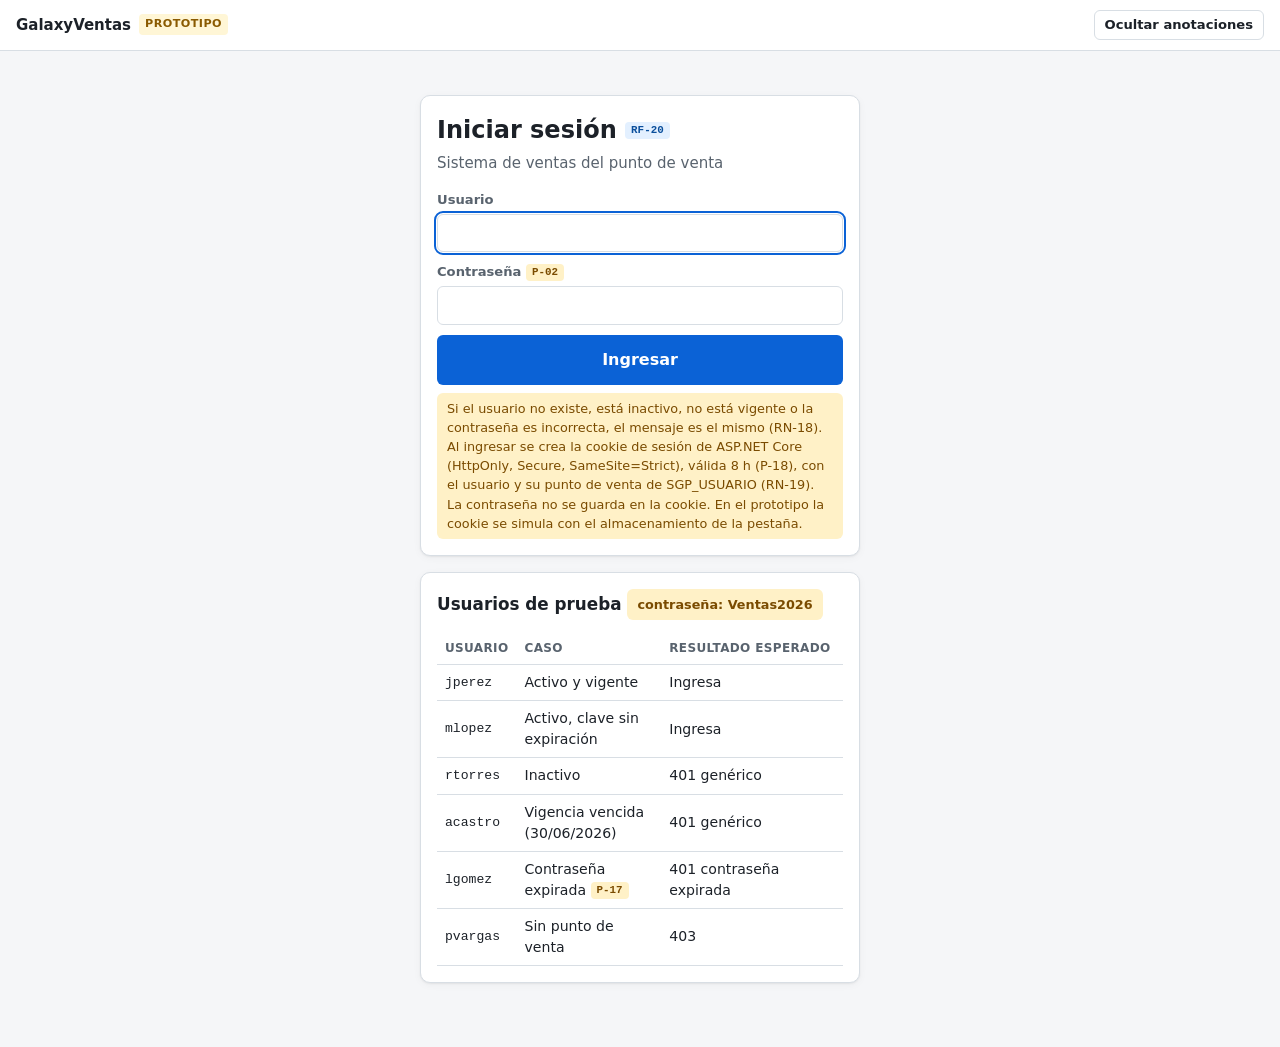
<file: Docs/prototipos/reporte.html>
<!doctype html>
<html lang="es">
<head>
  <meta charset="utf-8">
  <meta name="viewport" content="width=device-width, initial-scale=1">
  <title>Reporte de ventas</title>
  <link rel="stylesheet" href="assets/estilos.css">
</head>
<body>
  <header class="barra">
    <a class="marca" href="index.html">GalaxyVentas <span class="tag-proto">Prototipo</span></a>
    <nav>
      <a href="index.html">Inicio</a>
      <a href="registrar-venta.html">Registrar venta</a>
      <a href="consultas.html">Consultas</a>
      <a href="reporte.html" aria-current="page">Reporte</a>
    </nav>
    <div class="sesion">
      <span id="sesion-info"></span>
      <button id="toggle-anot" class="btn btn-sec btn-sm" type="button">Ocultar anotaciones</button>
    </div>
  </header>

  <main class="contenedor">
    <div class="titulo-pagina">
      <h1>Reporte de ventas registradas</h1>
      <p class="sub">Ventas del punto de venta <b id="ctx-pv"></b> <span class="rf">RF-21</span> <span class="rf">RN-19</span></p>
    </div>

    <section class="tarjeta no-imprimir" aria-labelledby="h-filtros">
      <h2 id="h-filtros">Filtros</h2>
      <form id="form-filtros" class="fila-form" autocomplete="off" novalidate>
        <div class="campo">
          <label for="f-desde">Fecha desde</label>
          <input id="f-desde" type="date">
        </div>
        <div class="campo">
          <label for="f-hasta">Fecha hasta</label>
          <input id="f-hasta" type="date">
        </div>
        <div class="campo">
          <label for="f-tipo">Tipo de comprobante</label>
          <select id="f-tipo"></select>
        </div>
        <div class="campo">
          <label for="f-medio">Medio de pago</label>
          <select id="f-medio"></select>
        </div>
        <div class="campo">
          <label for="f-usuario">Usuario</label>
          <select id="f-usuario"></select>
        </div>
        <div class="campo"><button class="btn" type="submit">Generar reporte</button></div>
      </form>
      <p class="nota-proto">El rango de fechas es obligatorio y no puede superar 31 días (P-19). Solo se incluyen ventas del punto de venta del usuario de la sesión (RN-19).</p>
      <div id="errores" class="aviso aviso-err" role="alert"></div>
    </section>

    <section id="resultado" class="tarjeta" aria-labelledby="h-res">
      <h2 id="h-res">Resultado <span class="sub" id="periodo" style="font-weight:400;font-size:.88rem"></span></h2>

      <div class="totales-reporte" id="totales"></div>

      <div class="tabla-scroll">
        <table class="tabla">
          <thead><tr>
            <th>Fecha</th><th>Comprobante</th><th>Cliente</th>
            <th class="num">Subtotal</th><th class="num">IGV</th><th class="num">Total</th>
            <th>Medio de pago</th><th>Estado <span class="rf">RF-09</span></th><th>Usuario</th>
          </tr></thead>
          <tbody id="tbody-reporte"></tbody>
          <tfoot id="tfoot-reporte"></tfoot>
        </table>
      </div>

      <h3>Recaudado por medio de pago</h3>
      <div class="tabla-scroll">
        <table class="tabla" style="max-width:520px">
          <thead><tr><th>Medio</th><th class="num">Pagos</th><th class="num">Monto</th></tr></thead>
          <tbody id="tbody-medios"></tbody>
          <tfoot id="tfoot-medios"></tfoot>
        </table>
      </div>

      <div class="acciones">
        <button class="btn btn-sec" type="button" disabled title="Formato por confirmar (P-19)">Exportar a Excel</button>
        <button class="btn btn-sec" type="button" disabled title="Formato por confirmar (P-19)">Exportar a PDF</button>
        <button class="btn btn-sec" type="button" onclick="window.print()">Imprimir vista</button>
      </div>
      <p class="nota-proto">La exportación está pendiente de confirmar (P-19). Los totales del reporte son la suma de las filas listadas.</p>
    </section>
  </main>

  <script src="assets/comun.js"></script>
  <script>
    const $ = id => document.getElementById(id);
    const { catalogos } = DATOS;
    const RANGO_MAXIMO = 31; // P-19
    const ventas = ventasDelPuntoVenta(); // RN-19

    $('ctx-pv').textContent = `${DATOS.puntoVenta.codigo} · ${DATOS.puntoVenta.descripcion}`;

    const conTodos = items => '<option value="">Todos</option>' + items.map(([v, d]) => `<option value="${esc(v)}">${esc(d)}</option>`).join('');
    $('f-tipo').innerHTML = conTodos(catalogos.tiposComprobante.map(t => [t.valor, t.descripcion]));
    $('f-medio').innerHTML = conTodos(catalogos.mediosPago.map(m => [m.valor, m.descripcion]));
    $('f-usuario').innerHTML = conTodos(DATOS.usuarios
      .filter(u => u.puntoVenta === USUARIO.puntoVenta)
      .map(u => [u.login, `${u.login} · ${u.nombre}`]));

    const hoy = new Date();
    $('f-hasta').value = diaLocal(hoy);
    $('f-desde').value = diaLocal(new Date(hoy.getTime() - (RANGO_MAXIMO - 1) * 86400000));

    const diasEntre = (desde, hasta) => Math.round((Date.parse(hasta) - Date.parse(desde)) / 86400000) + 1;
    const fechaCorta = dia => dia.split('-').reverse().join('/');

    function validar(f) {
      const errores = [];
      if (!f.desde) errores.push({ campo: 'fechaDesde', mensaje: 'La fecha inicial es obligatoria.' });
      if (!f.hasta) errores.push({ campo: 'fechaHasta', mensaje: 'La fecha final es obligatoria.' });
      if (f.desde && f.hasta) {
        if (f.desde > f.hasta) errores.push({ campo: 'fechaDesde', mensaje: 'La fecha inicial no puede ser mayor que la final.' });
        else if (diasEntre(f.desde, f.hasta) > RANGO_MAXIMO) errores.push({ campo: 'fechaHasta', mensaje: `El rango de fechas no puede superar ${RANGO_MAXIMO} días.` });
      }
      return errores;
    }

    function generar() {
      const f = { desde: $('f-desde').value, hasta: $('f-hasta').value, tipo: $('f-tipo').value, medio: $('f-medio').value, usuario: $('f-usuario').value };
      const errores = validar(f);
      if (errores.length) {
        $('errores').innerHTML = htmlProblema(400, errores);
        $('resultado').hidden = true;
        return;
      }
      $('errores').innerHTML = '';
      $('resultado').hidden = false;

      const filas = ventas
        .filter(v => {
          const dia = diaLocal(new Date(v.fecha));
          return dia >= f.desde && dia <= f.hasta
            && (!f.tipo || v.comprobante.tipo === f.tipo)
            && (!f.medio || v.pago.medio === f.medio)
            && (!f.usuario || v.usuario === f.usuario);
        })
        .sort((a, b) => new Date(a.fecha) - new Date(b.fecha));

      render(filas, f);
    }

    function render(filas, f) {
      $('periodo').textContent = `· del ${fechaCorta(f.desde)} al ${fechaCorta(f.hasta)}`;

      const subTotal = r4(filas.reduce((s, v) => s + v.totales.subTotal, 0));
      const igv = r4(filas.reduce((s, v) => s + v.totales.igv, 0));
      const total = r4(filas.reduce((s, v) => s + v.totales.total, 0));

      $('totales').innerHTML = `
        <div><span>Comprobantes</span><b>${filas.length}</b></div>
        <div><span>Subtotal</span><b>${fmt(subTotal)}</b></div>
        <div><span>IGV</span><b>${fmt(igv)}</b></div>
        <div><span>Total vendido</span><b>${fmt(total)}</b></div>`;

      $('tbody-reporte').innerHTML = filas.length ? filas.map(v => `<tr>
          <td>${fechaHora(new Date(v.fecha))}</td>
          <td>${v.comprobante.tipoDescripcion}<br><a class="codigo" href="comprobante.html?t=${v.numCodTransaccion}">${v.comprobante.numeroCompleto}</a></td>
          <td>${esc(v.cliente.nombre)}<br><span class="codigo">${esc(v.cliente.tipoDoc)} ${esc(v.cliente.numDoc)}</span></td>
          <td class="num">${fmt(v.totales.subTotal)}</td>
          <td class="num">${fmt(v.totales.igv)}</td>
          <td class="num"><b>${fmt(v.totales.total)}</b></td>
          <td>${descCatalogo('mediosPago', v.pago.medio)}</td>
          <td><span class="chip">Cancelado</span></td>
          <td class="codigo">${esc(v.usuario)}</td>
        </tr>`).join('')
        : '<tr><td colspan="9" class="vacio">No hay ventas registradas con los filtros seleccionados.</td></tr>';

      $('tfoot-reporte').innerHTML = `<tr>
          <td colspan="3">Totales (${filas.length} comprobantes)</td>
          <td class="num">${fmt(subTotal)}</td><td class="num">${fmt(igv)}</td><td class="num">${fmt(total)}</td>
          <td colspan="3"></td>
        </tr>`;

      // Recaudado por medio de pago (cada venta tiene un solo medio por el total, RN-16)
      const porMedio = {};
      filas.forEach(({ pago }) => {
        const m = porMedio[pago.medio] || (porMedio[pago.medio] = { pagos: 0, monto: 0 });
        m.pagos += 1;
        m.monto = r4(m.monto + pago.monto);
      });
      const medios = Object.entries(porMedio);
      $('tbody-medios').innerHTML = medios.length ? medios.map(([medio, m]) => `<tr>
          <td>${descCatalogo('mediosPago', medio)}</td><td class="num">${m.pagos}</td><td class="num">${fmt(m.monto)}</td>
        </tr>`).join('')
        : '<tr><td colspan="3" class="vacio">Sin pagos en el periodo.</td></tr>';
      const recaudado = r4(medios.reduce((s, [, m]) => s + m.monto, 0));
      $('tfoot-medios').innerHTML = `<tr><td colspan="2">Total recaudado</td><td class="num">${fmt(recaudado)}</td></tr>`;
    }

    $('form-filtros').addEventListener('submit', e => {
      e.preventDefault();
      generar();
    });

    generar();
  </script>
</body>
</html>
</file>
<file: Docs/prototipos/assets/estilos.css>
/* Prototipos GalaxyVentas — estilos compartidos */

:root {
  --bg: #f5f6f8;
  --surface: #ffffff;
  --surface-2: #f0f2f5;
  --text: #1c2128;
  --muted: #59636e;
  --border: #d8dee4;
  --accent: #0b62d6;
  --accent-hover: #0a54b8;
  --accent-text: #ffffff;
  --ok: #1a7f37;
  --ok-bg: #e6f4ea;
  --err: #c62828;
  --err-bg: #fdecec;
  --warn: #8a5a00;
  --warn-bg: #fff6d6;
  --rf-bg: #e3f0ff;
  --rf-text: #0b4f9c;
  --p-bg: #fff1c7;
  --p-text: #7a4b00;
  --radius: 10px;
  --shadow: 0 1px 2px rgba(0, 0, 0, .06), 0 2px 8px rgba(0, 0, 0, .04);
  color-scheme: light;
}

@media (prefers-color-scheme: dark) {
  :root:not([data-theme="light"]) {
    --bg: #0f1216;
    --surface: #171b21;
    --surface-2: #1e232b;
    --text: #e6e9ee;
    --muted: #9aa4b0;
    --border: #2c333d;
    --accent: #4c9bff;
    --accent-hover: #6aaeff;
    --accent-text: #0b1220;
    --ok: #4ac26b;
    --ok-bg: #12261a;
    --err: #ff6b6b;
    --err-bg: #2c1414;
    --warn: #e3b341;
    --warn-bg: #2a2210;
    --rf-bg: #14273f;
    --rf-text: #8cc4ff;
    --p-bg: #2e2510;
    --p-text: #f0c45a;
    --shadow: none;
    color-scheme: dark;
  }
}

:root[data-theme="dark"] {
  --bg: #0f1216;
  --surface: #171b21;
  --surface-2: #1e232b;
  --text: #e6e9ee;
  --muted: #9aa4b0;
  --border: #2c333d;
  --accent: #4c9bff;
  --accent-hover: #6aaeff;
  --accent-text: #0b1220;
  --ok: #4ac26b;
  --ok-bg: #12261a;
  --err: #ff6b6b;
  --err-bg: #2c1414;
  --warn: #e3b341;
  --warn-bg: #2a2210;
  --rf-bg: #14273f;
  --rf-text: #8cc4ff;
  --p-bg: #2e2510;
  --p-text: #f0c45a;
  --shadow: none;
  color-scheme: dark;
}

* { box-sizing: border-box; }
[hidden] { display: none !important; }

html { -webkit-text-size-adjust: 100%; }

body {
  margin: 0;
  background: var(--bg);
  color: var(--text);
  font: 15px/1.5 system-ui, -apple-system, "Segoe UI", Roboto, sans-serif;
}

a { color: var(--accent); }

h1 { font-size: 1.5rem; margin: 0 0 4px; }
h2 { font-size: 1.05rem; margin: 0 0 12px; display: flex; align-items: center; gap: 6px; flex-wrap: wrap; }
h3 { font-size: .95rem; margin: 16px 0 8px; }

/* Barra superior */
.barra {
  display: flex;
  align-items: center;
  gap: 16px;
  flex-wrap: wrap;
  padding: 10px 16px;
  background: var(--surface);
  border-bottom: 1px solid var(--border);
}
.marca { font-weight: 700; color: var(--text); text-decoration: none; display: flex; align-items: center; gap: 8px; }
.tag-proto {
  font-size: .7rem; font-weight: 600; text-transform: uppercase; letter-spacing: .04em;
  padding: 2px 6px; border-radius: 4px; background: var(--warn-bg); color: var(--warn);
}
.barra nav { display: flex; gap: 4px; flex-wrap: wrap; }
.barra nav a {
  padding: 6px 10px; border-radius: 6px; color: var(--muted); text-decoration: none; font-weight: 500;
}
.barra nav a:hover { background: var(--surface-2); color: var(--text); }
.barra nav a[aria-current="page"] { background: var(--surface-2); color: var(--text); }
.sesion { margin-left: auto; display: flex; align-items: center; gap: 10px; color: var(--muted); font-size: .85rem; flex-wrap: wrap; }

/* Contenedor */
.contenedor { max-width: 1240px; margin: 0 auto; padding: 20px 16px 48px; }
.titulo-pagina { margin-bottom: 16px; }
.sub { margin: 0; color: var(--muted); }

.contexto {
  display: flex; flex-wrap: wrap; gap: 6px 18px; align-items: center;
  padding: 10px 14px; margin-bottom: 16px;
  background: var(--surface-2); border: 1px solid var(--border); border-radius: var(--radius);
  font-size: .88rem;
}
.contexto b { font-weight: 600; }

/* Tarjetas */
.tarjeta {
  background: var(--surface);
  border: 1px solid var(--border);
  border-radius: var(--radius);
  box-shadow: var(--shadow);
  padding: 16px;
  margin-bottom: 16px;
  min-width: 0;
}

/* Rejilla de la pantalla de venta */
.grid-venta { display: grid; grid-template-columns: 1fr; gap: 0 16px; }
@media (min-width: 1000px) {
  .grid-venta { grid-template-columns: minmax(0, 1fr) 380px; }
  .col-lateral { position: sticky; top: 16px; align-self: start; }
}

/* Anotaciones de requerimientos */
.rf, .p {
  display: inline-block;
  font: 600 .68rem/1.4 ui-monospace, "Cascadia Code", Consolas, monospace;
  padding: 1px 6px;
  border-radius: 4px;
  vertical-align: middle;
  white-space: nowrap;
}
.rf { background: var(--rf-bg); color: var(--rf-text); }
.p { background: var(--p-bg); color: var(--p-text); }
body.sin-anotaciones .rf,
body.sin-anotaciones .p,
body.sin-anotaciones .nota-proto { display: none; }

.nota-proto {
  font-size: .8rem; color: var(--p-text); background: var(--p-bg);
  border-radius: 6px; padding: 6px 10px; margin: 8px 0 0;
}

/* Formularios */
label { display: block; font-size: .82rem; font-weight: 600; color: var(--muted); margin-bottom: 4px; }
input, select {
  width: 100%;
  font: inherit;
  color: var(--text);
  background: var(--surface);
  border: 1px solid var(--border);
  border-radius: 6px;
  padding: 7px 9px;
  min-width: 0;
}
input:focus, select:focus, button:focus-visible { outline: 2px solid var(--accent); outline-offset: 1px; }
input[disabled], select[disabled] { background: var(--surface-2); color: var(--muted); }
.fila-form { display: flex; gap: 8px; align-items: flex-end; flex-wrap: wrap; }
.fila-form > .campo { flex: 1 1 160px; min-width: 0; }
.campo { margin-bottom: 10px; }
.radios { display: flex; gap: 8px; flex-wrap: wrap; }
.radio {
  flex: 1 1 120px; display: flex; align-items: center; gap: 8px;
  padding: 8px 10px; border: 1px solid var(--border); border-radius: 8px; cursor: pointer;
  font-weight: 500; color: var(--text); margin: 0;
}
.radio input { width: auto; }
.radio:has(input:checked) { border-color: var(--accent); background: var(--rf-bg); }

/* Botones */
.btn {
  font: inherit; font-weight: 600;
  border: 1px solid transparent; border-radius: 6px;
  padding: 8px 14px; cursor: pointer;
  background: var(--accent); color: var(--accent-text);
  white-space: nowrap;
}
.btn:hover { background: var(--accent-hover); }
.btn[disabled] { opacity: .5; cursor: not-allowed; }
.btn-sec { background: var(--surface); color: var(--text); border-color: var(--border); }
.btn-sec:hover { background: var(--surface-2); }
.btn-sm { padding: 4px 10px; font-size: .82rem; }
.btn-bloque { width: 100%; padding: 12px; font-size: 1rem; }
.btn-icono {
  background: none; border: none; color: var(--muted); cursor: pointer;
  font-size: 1.1rem; line-height: 1; padding: 4px 6px; border-radius: 4px;
}
.btn-icono:hover { color: var(--err); background: var(--err-bg); }

/* Tablas */
.tabla-scroll { overflow-x: auto; -webkit-overflow-scrolling: touch; }
.tabla { width: 100%; border-collapse: collapse; font-size: .88rem; }
.tabla th, .tabla td { padding: 7px 8px; border-bottom: 1px solid var(--border); text-align: left; vertical-align: middle; }
.tabla th { font-size: .75rem; text-transform: uppercase; letter-spacing: .03em; color: var(--muted); font-weight: 600; white-space: nowrap; }
.tabla tfoot td { font-weight: 600; border-bottom: none; }
.tabla .num { text-align: right; font-variant-numeric: tabular-nums; white-space: nowrap; }
.tabla input[type="number"] { width: 80px; text-align: right; padding: 4px 6px; }
.tabla tbody tr:hover { background: var(--surface-2); }
.vacio { color: var(--muted); text-align: center; padding: 20px 8px !important; }
.codigo { font-family: ui-monospace, "Cascadia Code", Consolas, monospace; font-size: .82rem; }

.chip {
  display: inline-block; font-size: .75rem; font-weight: 600;
  padding: 1px 8px; border-radius: 999px; background: var(--ok-bg); color: var(--ok);
}
.chip-err { background: var(--err-bg); color: var(--err); }
.chip-warn { background: var(--warn-bg); color: var(--warn); }

/* Avisos */
.aviso { border-radius: 8px; padding: 10px 12px; font-size: .88rem; margin-top: 10px; }
.aviso:empty { display: none; }
.aviso-err { background: var(--err-bg); color: var(--err); }
.aviso-ok { background: var(--ok-bg); color: var(--ok); }
.aviso-warn { background: var(--warn-bg); color: var(--warn); }
.aviso ul { margin: 6px 0 0; padding-left: 18px; }
.aviso details { margin-top: 8px; }
.aviso pre {
  margin: 6px 0 0; padding: 10px; border-radius: 6px; overflow-x: auto;
  background: var(--surface); color: var(--text); border: 1px solid var(--border);
  font-size: .78rem;
}

/* Ficha de cliente */
.ficha { display: grid; grid-template-columns: max-content 1fr; gap: 4px 14px; font-size: .9rem; margin: 10px 0 0; }
.ficha dt { color: var(--muted); }
.ficha dd { margin: 0; }

/* Pagos */
.pago {
  border: 1px solid var(--border); border-radius: 8px; padding: 10px; margin-bottom: 10px;
  background: var(--surface-2);
}
.pago-cab { display: flex; justify-content: space-between; align-items: center; margin-bottom: 6px; font-weight: 600; font-size: .85rem; }
.pago .fila-form > .campo { flex-basis: 130px; }
.pago .campo { margin-bottom: 6px; }

/* Resumen */
.resumen dl { display: grid; grid-template-columns: 1fr auto; gap: 6px 12px; margin: 0 0 14px; font-variant-numeric: tabular-nums; }
.resumen dt { color: var(--muted); }
.resumen dd { margin: 0; text-align: right; }
.resumen .total { font-size: 1.25rem; font-weight: 700; color: var(--text); }
.resumen .separador { grid-column: 1 / -1; border-top: 1px solid var(--border); margin: 4px 0; }
.dif-ok { color: var(--ok); font-weight: 600; }
.dif-err { color: var(--err); font-weight: 600; }

/* Comprobante */
.doc { max-width: 860px; margin: 0 auto; }
.doc-cab { display: flex; justify-content: space-between; gap: 16px; flex-wrap: wrap; margin-bottom: 16px; }
.doc-emisor h2 { font-size: 1.2rem; margin-bottom: 2px; }
.doc-emisor p { margin: 0; color: var(--muted); font-size: .88rem; }
.doc-numero {
  border: 2px solid var(--accent); border-radius: 8px; padding: 10px 18px; text-align: center; min-width: 220px;
}
.doc-numero .tipo { font-weight: 700; text-transform: uppercase; letter-spacing: .03em; font-size: .9rem; }
.doc-numero .serie { font: 700 1.2rem ui-monospace, "Cascadia Code", Consolas, monospace; margin-top: 4px; }
.doc-datos { display: grid; grid-template-columns: repeat(auto-fit, minmax(220px, 1fr)); gap: 8px 20px; margin-bottom: 16px; font-size: .9rem; }
.doc-datos div span { display: block; color: var(--muted); font-size: .78rem; font-weight: 600; text-transform: uppercase; letter-spacing: .03em; }
.doc-totales { margin-left: auto; max-width: 320px; }
.acciones { display: flex; gap: 8px; flex-wrap: wrap; margin-top: 16px; }

/* Índice */
.tarjetas-indice { display: grid; grid-template-columns: repeat(auto-fit, minmax(260px, 1fr)); gap: 16px; margin-bottom: 24px; }
.tarjeta-link { text-decoration: none; color: inherit; display: block; transition: border-color .15s; }
.tarjeta-link:hover { border-color: var(--accent); }
.tarjeta-link h2 { color: var(--accent); }
.tarjeta-link p { margin: 0 0 10px; color: var(--muted); font-size: .9rem; }
.marca-ok { color: var(--ok); font-weight: 700; }

/* Login */
.login-caja { max-width: 440px; margin: 24px auto 0; }

/* Subformulario (registro de cliente) */
.sub-form { border-top: 1px solid var(--border); margin-top: 14px; padding-top: 2px; }

/* Reporte */
.totales-reporte { display: grid; grid-template-columns: repeat(auto-fit, minmax(150px, 1fr)); gap: 10px; margin-bottom: 16px; }
.totales-reporte div { background: var(--surface-2); border: 1px solid var(--border); border-radius: 8px; padding: 10px 12px; }
.totales-reporte span { display: block; color: var(--muted); font-size: .75rem; font-weight: 600; text-transform: uppercase; letter-spacing: .03em; }
.totales-reporte b { font-size: 1.15rem; font-variant-numeric: tabular-nums; }

/* Pestañas */
.pestanas { display: flex; gap: 4px; border-bottom: 1px solid var(--border); margin-bottom: 14px; flex-wrap: wrap; }
.pestana {
  font: inherit; font-weight: 600; background: none; border: none; cursor: pointer;
  padding: 8px 12px; color: var(--muted); border-bottom: 2px solid transparent; margin-bottom: -1px;
}
.pestana[aria-selected="true"] { color: var(--accent); border-bottom-color: var(--accent); }

@media print {
  .barra, .acciones, .rf, .p, .nota-proto, .no-imprimir { display: none !important; }
  body { background: #fff; color: #000; }
  .tarjeta { box-shadow: none; border: none; }
}
</file>
